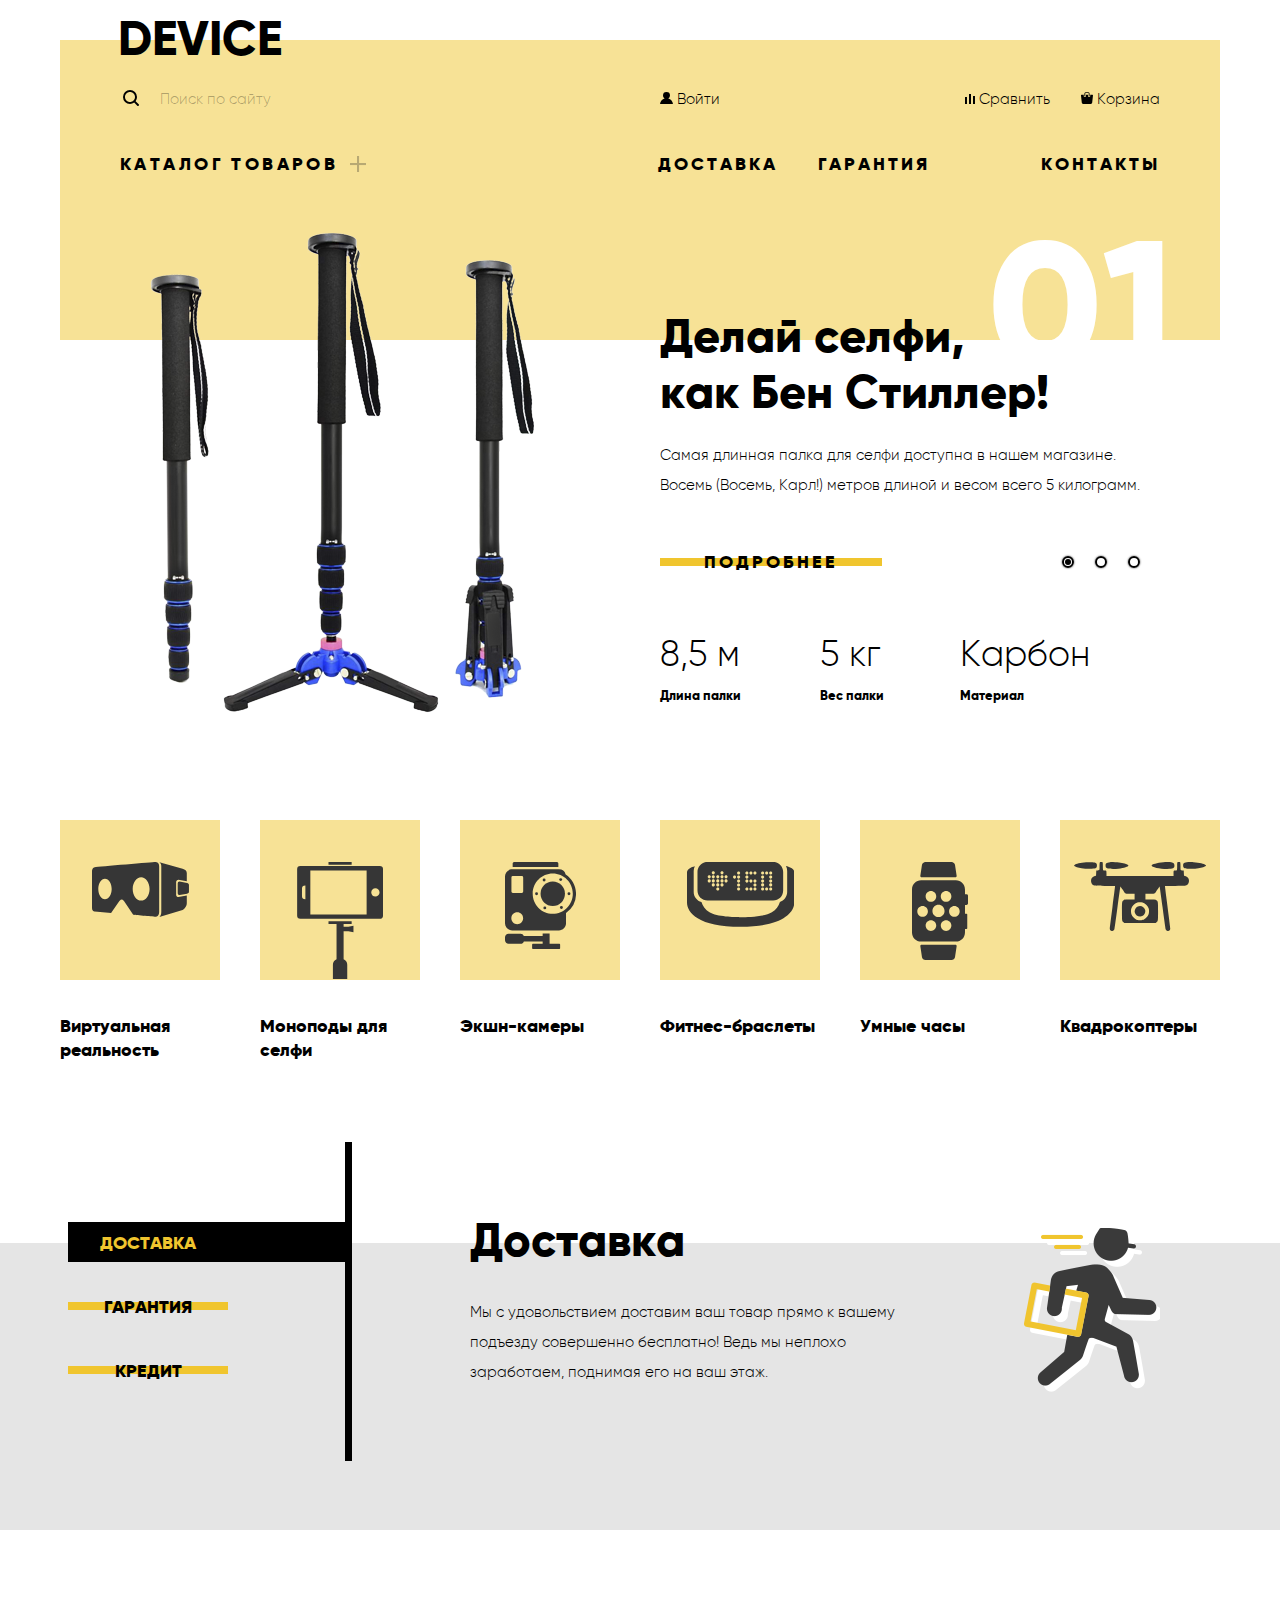
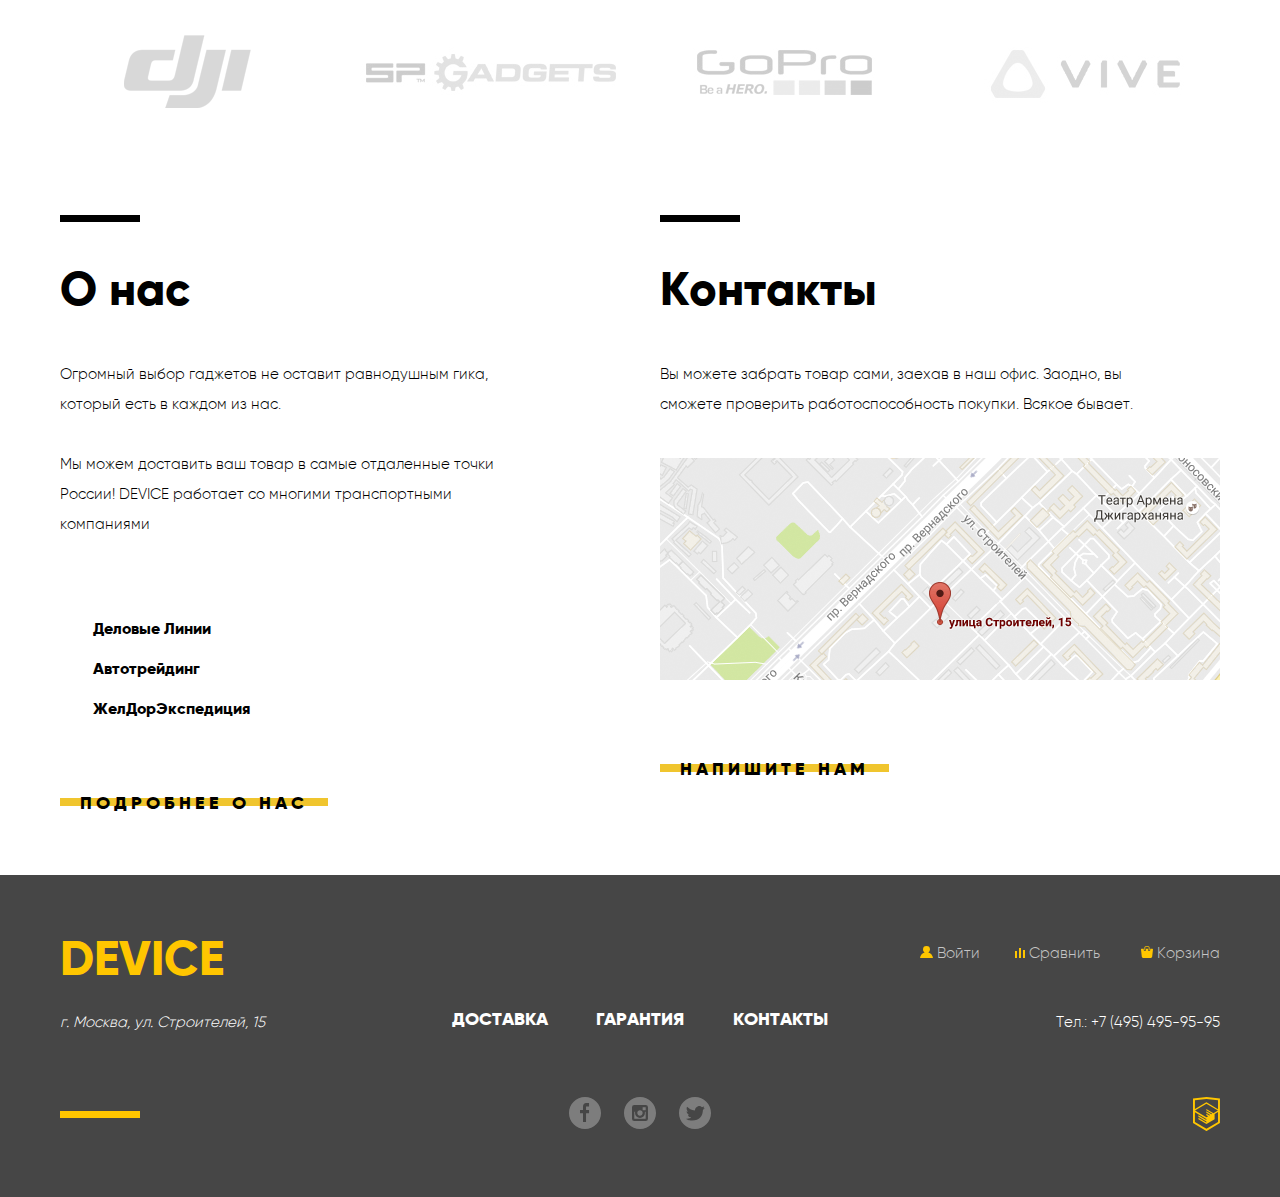
<file: index.html>
<!DOCTYPE html>
<html lang="ru">
  <head>
    <meta charset="utf-8">
    <link rel="stylesheet" type="text/css" href="css/min-normalize.css">
    <link rel="stylesheet" type="text/css" href="css/min-styles.css">
    <title>HTML Academy: Device</title>
  </head>
  <body>
    <div class="content">
      <header class="header">
        <nav class="navigation">
          <a class="header-logo" aria-label="На главную">device</a>
          <ul class="site-navigation-menu">
            <li class="header-search">
              <svg xmlns="http://www.w3.org/2000/svg" width="16" height="16">
                <path d="M15.7 14.3l-3.104-3.104A6.979 6.979 0 0 0 14 7a7 7 0 1 0-7 7 6.963 6.963 0 0 0 4.193-1.404L14.3 15.7c.185.184.38.3.7.3a1 1 0 0 0 1-1 .93.93 0 0 0-.3-.7zM2 7c0-2.762 2.238-5 5-5s5 2.238 5 5-2.238 5-5 5-5-2.238-5-5z"/>
              </svg>
              <input type="search" id="site-search" name="search" value="Поиск по сайту" aria-label="Поиск по сайту" tabindex="-1">
              <a href="#" class="header-navigation-search" aria-label="Найти">Найти</a>
            </li>
            <li class="navigation-menu navigation-menu-ligin">
              <a href="#" class="navigation-menu-ico" aria-label="Войти">
              <svg xmlns="http://www.w3.org/2000/svg" width="13" height="12">
                <path fill="#272525" d="M.032 12h12.937c-.163-2.643-2.074-4.837-4.671-5.543a3.47 3.47 0 0 0 1.687-2.972 3.485 3.485 0 0 0-6.97 0c0 1.264.68 2.361 1.688 2.972C2.106 7.163.194 9.357.032 12z"/>
              </svg>
              Войти
              </a>
            </li>
            <li class="navigation-menu">
              <a href="#" class="navigation-menu-ico" aria-label="Сравнить">
                <svg xmlns="http://www.w3.org/2000/svg" width="10" height="10">
                  <path d="M8 2h1.984v8H8zM0 3h1.984v7H0zM4 0h2v10H4z"/>
                </svg>
                Сравнить
              </a>
            </li>
            <li class="navigation-menu">
              <a href="#" class="navigation-menu-ico" aria-label="Корзина">
                <svg xmlns="http://www.w3.org/2000/svg" width="12" height="12">
                  <path d="M11.864 3.017a.429.429 0 0 0-.327-.154H9.225V4.09c0 .563-.484 1.022-1.08 1.022-.594 0-1.078-.458-1.078-1.022V2.863H4.909V4.09c0 .563-.485 1.022-1.08 1.022-.595 0-1.078-.458-1.078-1.022V2.863H.438a.43.43 0 0 0-.327.154.472.472 0 0 0-.108.358l.776 7.134c.015.806.642 1.455 1.411 1.455h7.595c.77 0 1.396-.649 1.411-1.455l.776-7.134a.476.476 0 0 0-.108-.358z"/><path d="M3.829 4.499c.239 0 .433-.184.433-.409V1.84c0-.632.672-1.022 1.295-1.022h1.079c.655 0 1.078.401 1.078 1.022v2.25c0 .225.194.409.431.409.239 0 .433-.184.433-.409V1.84C8.577.773 7.761 0 6.636 0H5.557c-1.19 0-2.159.826-2.159 1.84v2.25c0 .225.194.409.431.409z"/>
                </svg>
              Корзина
              </a>
            </li>
          </ul>
          <ul class="site-navigation-catalog">
            <li class="navigation-catalog-open"><a href="catalog.html" aria-label="Каталог товаров" style="letter-spacing: 0.19em;">Каталог товаров</a>
              <ul class="site-navigation-list">
                <li><a href="#" aria-label="Виртуальная реальность">Виртуальная реальность</a></li>
                <li><a href="catalog.html" aria-label="Моноподы для селфи">Моноподы для селфи</a></li>
                <li><a href="#" aria-label="Экшн-камеры">Экшн-камеры</a></li>
                <li><a href="#" aria-label="Фитнес-браслеты">Фитнес-браслеты</a></li>
                <li><a href="#" aria-label="Умные часы">Умные часы</a></li>
                <li><a href="#" aria-label="Квадрокоптеры">Квадрокоптеры</a></li>
              </ul>
            </li>
            <li class="navigation-catalog-delivery"><a href="#" aria-label="Доставка">Доставка</a></li>
            <li class="navigation-catalog-guarantee"><a href="#" aria-label="Гарантия">Гарантия</a></li>
            <li class="navigation-catalog-contacts"><a href="#" aria-label="Контакты">Контакты</a></li>
          </ul>
        </nav>
      </header>

      <main class="main-catalog">
        <article class="main-sidebar">
          <h1 class="visually-hidden">Магазин техники Device</h1>
            <div class="slider">
              <div class="main-intro main-bt1">
                <h2 class="visually-hidden">Селфи палка</h2>
                <div class="main-photo">
                  <img src="img/slider-1.png" alt="Селфи палка" width="384" height="486">
                </div>
                <div class="main-content main-content-one">
                  <div class="main-ligo">
                    <h3>Делай селфи, <br> как Бен Стиллер!</h3>
                    <p>Самая длинная палка для селфи доступна в нашем магазине.
                    Восемь (Восемь, Карл!) метров длиной и весом всего 5 килограмм.
                    </p>
                  </div>
                  <div class="main-btn">
                    <a href="#" aria-label="Подробнее">Подробнее</a>
                  </div>
                  <div class="main-info">
                    <ul>
                      <li>8,5 м</li>
                      <li>Длина палки</li>
                    </ul>
                    <ul>
                      <li>5 кг</li>
                      <li>Вес палки</li>
                    </ul>
                    <ul>
                      <li>Карбон</li>
                      <li>Материал</li>
                    </ul>
                  </div>
                </div>
              </div>
              <div class="main-intro main-bt2 display">
                <h2 class="visually-hidden">Фитнес-браслет</h2>
                <div class="main-photo">
                  <img src="img/slider-2.png" alt="Фитнес-браслет" width="345" height="485">
                </div>
                <div class="main-content  main-content-two">
                  <div class="main-ligo">
                    <h3>Худеем правильно!</h3>
                    <p>Мотивирующие фитнес-браслеты помогут найти в себе силы
                        не пропускать занятия и соблюдать диету.
                    </p>
                  </div>
                  <div class="main-btn">
                    <a href="#" aria-label="Подробнее">Подробнее</a>
                  </div>
                  <div class="main-info">
                    <ul>
                      <li>48 часов</li>
                      <li>Без подзарядки</li>
                    </ul>
                  </div>
                </div>
              </div>
              <div class="main-intro main-bt3 display">
                <h2 class="visually-hidden">Квадрокоптер</h2>
                <div class="main-photo main-photo-quadrocopter">
                  <img src="img/slider-3.png" alt="Квадрокоптер" width="526" height="334">
                </div>
                <div class="main-content main-content-three">
                  <div class="main-ligo">
                    <h3>Порхает как бабочка, жалит как пчела!</h3>
                    <p>Этот обычный, на первый взгляд, квадрокоптер оснащен
                      мощным лазером, замаскированным под стандартную камеру.
                    </p>
                  </div>
                  <div class="main-btn">
                    <a href="#" aria-label="Подробнее">Подробнее</a>
                  </div>
                  <div class="main-info">
                    <ul>
                      <li>800 м</li>
                      <li>Дальность полета</li>
                    </ul>
                    <ul>
                      <li>50 м</li>
                      <li>Радиус поражения</li>
                    </ul>
                  </div>
                </div>
              </div>
            </div>
            <div class="main-check">
              <span class="bt1"><a class="btt1 checkbt" href="#"></a></span>
              <span class="bt2"><a class="btt2 checkbt display" href="#"></a></span>
              <span class="bt3"><a class="btt3 checkbt display" href="#"></a></span>
            </div>
        </article>
        <section class="main-ico">
          <h2 class="visually-hidden">Популярные товары</h2>
          <div class="main-goods">
            <a class="main-goods-a" href="#" aria-label="Виртуальная реальность">
              <div class="main-goods-img">
                <svg xmlns="http://www.w3.org/2000/svg" width="97" height="55"><g fill="#363636"><path d="M84.131 32.639V20.003c0-1.309 1.045-2.37 2.335-2.37l8.326 1.581V11.02c0-2.355-1.708-3.431-4.202-4.265L67.403.175c1.616 1.391 1.889 2.04 1.889 4.396V49.78c0 2.356-.45 4.066-1.967 5.21l23.265-7.065c2.401-.833 4.202-4.216 4.202-6.572V33.44l-8.326 1.567c-1.29.002-2.335-1.06-2.335-2.368z"/><path d="M95.129 20.979l-7.598-1.444c-1.008 0-1.824.829-1.824 1.851v9.868c0 1.023.816 1.852 1.824 1.852l7.598-1.431c1.154-.419 1.824-.829 1.824-1.852V22.83c0-1.022-.766-1.507-1.824-1.851zM67.17 4.483c0-5.08-4.232-4.459-4.232-4.459S5.832 4.738 2.838 5.145.001 9.532.001 9.532L0 45.812c0 3.743 2.599 3.753 2.599 3.753l16.477 1.403L27.212 39.3s1.109-1.828 2.505-1.828c1.397 0 2.432 1.861 2.432 1.861l9.061 13.521s18.895 1.909 22.521 1.909c3.626-.001 3.439-5.024 3.439-5.024V4.483zM12.982 37.192c-3.698 0-6.696-4.601-6.696-10.275s2.998-10.275 6.696-10.275c3.698 0 6.696 4.601 6.696 10.275s-2.998 10.275-6.696 10.275zm36.158 1.426c-4.662 0-8.441-5.239-8.441-11.701 0-6.463 3.78-11.702 8.441-11.702 4.662 0 8.442 5.239 8.442 11.702 0 6.462-3.78 11.701-8.442 11.701z"/></g></svg>
              </div>
              <span>Виртуальная реальность</span>
            </a>
          </div>
          <div class="main-goods">
            <a href="#" class="main-goods-a" aria-label="Моноподы для селфи">
              <div class="main-goods-img">
                <svg xmlns="http://www.w3.org/2000/svg" width="86" height="117"><g fill="#363636"><path d="M82.821 4.011H3.33A3.188 3.188 0 0 0 .142 7.199v46.413a3.187 3.187 0 0 0 3.188 3.189h79.492a3.188 3.188 0 0 0 3.189-3.189V7.199a3.189 3.189 0 0 0-3.19-3.188zM8.392 37.236h-.226a3.19 3.19 0 0 1-3.189-3.189v-7.283a3.188 3.188 0 0 1 3.189-3.188h.226v13.66zm61.231 15.172H13.341V8.402h56.282v44.006zM78.4 34.552c-2.289 0-4.146-1.855-4.146-4.147s1.856-4.147 4.146-4.147a4.146 4.146 0 1 1 0 8.294zM31.497 0h23.157v2.758H31.497zM46.608 64.861v-2.973h8.046V59.13H31.498v2.758h8.045v35.246a6.068 6.068 0 0 0-3.635 5.559V117h14.335v-14.307a6.062 6.062 0 0 0-3.636-5.557v-27.99h4.796l5.051 1.213v-6.711l-5.051 1.213h-4.795z"/></g></svg>
              </div>
              <span>Моноподы для селфи</span>
            </a>
          </div>
          <div class="main-goods">
            <a href="#" class="main-goods-a" aria-label="Моноподы для селфи">
              <div class="main-goods-img">
                <svg xmlns="http://www.w3.org/2000/svg" width="71" height="87"><g fill="#363636"><path d="M53.349 1.49c0-.736-.578-1.49-1.311-1.49H9.053C8.32 0 7.672.754 7.672 1.49v3.522h45.676V1.49zM54.202 81.809h-9.597V71.426h-6.958v2.507H18.774c-.537-1.254-1.757-2.148-3.181-2.148H3.559C1.642 71.784 0 73.387 0 75.311v3.018c0 1.924 1.642 3.48 3.559 3.48h12.035c1.511 0 2.792-.896 3.269-2.326h18.785v2.326H28.13c-.533 0-1.01.437-1.01.972v3.172c0 .535.478 1.048 1.01 1.048h26.072c.533 0 .93-.513.93-1.048V82.78c0-.535-.397-.971-.93-.971zM60.666 12.39a7.037 7.037 0 0 0-6.771-5.05H7.148C3.25 7.34 0 10.449 0 14.361v46.9c0 3.912 3.25 7.121 7.148 7.121h46.747c3.898 0 7.126-3.209 7.126-7.121V50.915a23.228 23.228 0 0 0 10.001-19.164c-.001-8.079-4.132-15.181-10.356-19.361zM12.238 62.151c-3.259 0-5.901-2.65-5.901-5.921 0-3.27 2.642-5.922 5.901-5.922s5.902 2.652 5.902 5.922c0 3.271-2.643 5.921-5.902 5.921zm5.961-32.605a1.42 1.42 0 0 1-1.418 1.422h-8.94a1.42 1.42 0 0 1-1.418-1.422v-14.16a1.42 1.42 0 0 1 1.418-1.423h8.939a1.42 1.42 0 0 1 1.418 1.423v14.16zm29.563 22.312c-11.076 0-20.057-9.01-20.057-20.123s8.98-20.124 20.057-20.124c11.077 0 20.058 9.01 20.058 20.124s-8.981 20.123-20.058 20.123z"/><ellipse cx="47.762" cy="31.735" rx="12.188" ry="12.229"/><circle cx="31.562" cy="31.736" r="1.435"/><circle cx="63.963" cy="31.736" r="1.435"/><circle cx="39.109" cy="17.994" r="1.435"/><ellipse cx="56.415" cy="45.476" rx="1.43" ry="1.436"/><circle cx="55.697" cy="17.565" r="1.435"/><circle cx="39.828" cy="45.906" r="1.435"/></g></svg>
              </div>
              <span>Экшн-камеры</span>
            </a>
          </div>
          <div class="main-goods">
            <a href="#" class="main-goods-a" aria-label="Фитнес-браслеты">
              <div class="main-goods-img">
                <svg xmlns="http://www.w3.org/2000/svg" width="107" height="65"><g fill="#363636"><path d="M98.967,4.074c0.752,1.441,1.209,3.08,1.209,4.818v21.102c0,4.616-3.092,8.527-7.246,9.9 c-1.325,3.987-3.778,7.854-8.051,10.432c-8.676,5.231-31.124,4.837-31.198,4.837c-0.078,0-22.513,0.395-31.189-4.837 c-4.216-2.545-6.708-6.347-8.042-10.279c-4.418-1.209-7.756-5.251-7.756-10.053V8.893c0-1.688,0.427-3.282,1.139-4.693 C4.17,5.109,0,6.918,0,10.434c0,6.243,0,25.687,0,29.983C0,50.668,11.839,64.85,53.657,64.85c41.82,0,53.657-14.182,53.657-24.433 c0-4.296,0-23.74,0-29.983C107.313,6.75,102.738,4.94,98.967,4.074z"/><path d="M20.561,38.459h65.523c5.564,0,10.074-4.513,10.074-10.077V9.935c0-5.563-4.51-10.075-10.074-10.075H20.561 c-5.564,0-10.075,4.511-10.075,10.075v18.447C10.486,33.946,14.997,38.459,20.561,38.459z M83.695,9.468 c0.867,0,1.569,0.703,1.569,1.57c0,0.866-0.702,1.569-1.569,1.569s-1.568-0.703-1.568-1.569 C82.127,10.17,82.828,9.468,83.695,9.468z M83.695,13.507c0.867,0,1.569,0.703,1.569,1.568c0,0.867-0.702,1.569-1.569,1.569 s-1.568-0.702-1.568-1.569C82.127,14.21,82.828,13.507,83.695,13.507z M83.695,17.546c0.867,0,1.569,0.702,1.569,1.569 c0,0.866-0.702,1.569-1.569,1.569s-1.568-0.703-1.568-1.569C82.127,18.248,82.828,17.546,83.695,17.546z M83.695,21.373 c0.867,0,1.569,0.704,1.569,1.569c0,0.867-0.702,1.568-1.569,1.568s-1.568-0.701-1.568-1.568 C82.127,22.076,82.828,21.373,83.695,21.373z M83.695,25.412c0.867,0,1.569,0.702,1.569,1.569c0,0.865-0.702,1.568-1.569,1.568 s-1.568-0.704-1.568-1.568C82.127,26.114,82.828,25.412,83.695,25.412z M79.656,9.468c0.867,0,1.568,0.703,1.568,1.57 c0,0.866-0.701,1.569-1.568,1.569c-0.865,0-1.568-0.703-1.568-1.569C78.088,10.17,78.791,9.468,79.656,9.468z M79.656,25.412 c0.867,0,1.568,0.702,1.568,1.569c0,0.865-0.701,1.568-1.568,1.568c-0.865,0-1.568-0.704-1.568-1.568 C78.088,26.114,78.791,25.412,79.656,25.412z M75.619,9.468c0.865,0,1.568,0.703,1.568,1.57c0,0.866-0.703,1.569-1.568,1.569 c-0.867,0-1.569-0.703-1.569-1.569C74.05,10.17,74.752,9.468,75.619,9.468z M75.619,13.507c0.865,0,1.568,0.703,1.568,1.568 c0,0.867-0.703,1.569-1.568,1.569c-0.867,0-1.569-0.702-1.569-1.569C74.05,14.21,74.752,13.507,75.619,13.507z M75.619,17.546 c0.865,0,1.568,0.702,1.568,1.569c0,0.866-0.703,1.569-1.568,1.569c-0.867,0-1.569-0.703-1.569-1.569 C74.05,18.248,74.752,17.546,75.619,17.546z M75.619,21.373c0.865,0,1.568,0.704,1.568,1.569c0,0.867-0.703,1.568-1.568,1.568 c-0.867,0-1.569-0.701-1.569-1.568C74.05,22.076,74.752,21.373,75.619,21.373z M75.619,25.412c0.865,0,1.568,0.702,1.568,1.569 c0,0.865-0.703,1.568-1.568,1.568c-0.867,0-1.569-0.704-1.569-1.568C74.05,26.114,74.752,25.412,75.619,25.412z M67.965,9.468 c0.867,0,1.568,0.703,1.568,1.57c0,0.866-0.701,1.569-1.568,1.569s-1.568-0.703-1.568-1.569C66.396,10.17,67.1,9.468,67.965,9.468z M67.965,17.546c0.867,0,1.568,0.702,1.568,1.569c0,0.866-0.701,1.569-1.568,1.569s-1.568-0.703-1.568-1.569 C66.396,18.248,67.1,17.546,67.965,17.546z M67.965,21.427c0.867,0,1.568,0.701,1.568,1.568c0,0.865-0.701,1.569-1.568,1.569 s-1.568-0.704-1.568-1.569C66.396,22.128,67.1,21.427,67.965,21.427z M67.965,25.412c0.867,0,1.568,0.702,1.568,1.569 c0,0.865-0.701,1.568-1.568,1.568s-1.568-0.704-1.568-1.568C66.396,26.114,67.1,25.412,67.965,25.412z M63.926,9.468 c0.867,0,1.57,0.703,1.57,1.57c0,0.866-0.703,1.569-1.57,1.569c-0.865,0-1.569-0.703-1.569-1.569 C62.356,10.17,63.061,9.468,63.926,9.468z M63.926,17.546c0.867,0,1.57,0.702,1.57,1.569c0,0.866-0.703,1.569-1.57,1.569 c-0.865,0-1.569-0.703-1.569-1.569C62.356,18.248,63.061,17.546,63.926,17.546z M63.926,25.412c0.867,0,1.57,0.702,1.57,1.569 c0,0.865-0.703,1.568-1.57,1.568c-0.865,0-1.569-0.704-1.569-1.568C62.356,26.114,63.061,25.412,63.926,25.412z M59.888,9.468 c0.865,0,1.569,0.703,1.569,1.57c0,0.866-0.704,1.569-1.569,1.569c-0.867,0-1.568-0.703-1.568-1.569 C58.319,10.17,59.021,9.468,59.888,9.468z M59.888,13.507c0.865,0,1.569,0.703,1.569,1.568c0,0.867-0.704,1.569-1.569,1.569 c-0.867,0-1.568-0.702-1.568-1.569C58.319,14.21,59.021,13.507,59.888,13.507z M59.888,17.546c0.865,0,1.569,0.702,1.569,1.569 c0,0.866-0.704,1.569-1.569,1.569c-0.867,0-1.568-0.703-1.568-1.569C58.319,18.248,59.021,17.546,59.888,17.546z M59.888,25.412 c0.865,0,1.569,0.702,1.569,1.569c0,0.865-0.704,1.568-1.569,1.568c-0.867,0-1.568-0.704-1.568-1.568 C58.319,26.114,59.021,25.412,59.888,25.412z M51.598,9.468c0.867,0,1.569,0.703,1.569,1.57c0,0.866-0.702,1.569-1.569,1.569 c-0.867,0-1.568-0.703-1.568-1.569C50.029,10.17,50.731,9.468,51.598,9.468z M51.598,13.507c0.867,0,1.569,0.703,1.569,1.568 c0,0.867-0.702,1.569-1.569,1.569c-0.867,0-1.568-0.702-1.568-1.569C50.029,14.21,50.731,13.507,51.598,13.507z M51.598,17.546 c0.867,0,1.569,0.702,1.569,1.569c0,0.866-0.702,1.569-1.569,1.569c-0.867,0-1.568-0.703-1.568-1.569 C50.029,18.248,50.731,17.546,51.598,17.546z M51.598,21.427c0.867,0,1.569,0.701,1.569,1.568c0,0.865-0.702,1.569-1.569,1.569 c-0.867,0-1.568-0.704-1.568-1.569C50.029,22.128,50.731,21.427,51.598,21.427z M51.598,25.412c0.867,0,1.569,0.702,1.569,1.569 c0,0.865-0.702,1.568-1.569,1.568c-0.867,0-1.568-0.704-1.568-1.568C50.029,26.114,50.731,25.412,51.598,25.412z M47.559,13.507 c0.867,0,1.568,0.703,1.568,1.568c0,0.867-0.701,1.569-1.568,1.569s-1.569-0.702-1.569-1.569 C45.99,14.21,46.691,13.507,47.559,13.507z M39.057,13.295c0.865,0,1.569,0.703,1.569,1.568c0,0.867-0.704,1.569-1.569,1.569 c-0.867,0-1.571-0.703-1.571-1.569C37.486,13.998,38.189,13.295,39.057,13.295z M39.057,17.333c0.865,0,1.569,0.703,1.569,1.57 c0,0.866-0.704,1.57-1.569,1.57c-0.867,0-1.571-0.704-1.571-1.57C37.486,18.036,38.189,17.333,39.057,17.333z M35.018,9.255 c0.865,0,1.568,0.703,1.568,1.57c0,0.866-0.704,1.568-1.568,1.568c-0.867,0-1.569-0.703-1.569-1.568 C33.449,9.958,34.15,9.255,35.018,9.255z M35.018,13.295c0.865,0,1.568,0.703,1.568,1.568c0,0.867-0.704,1.569-1.568,1.569 c-0.867,0-1.569-0.703-1.569-1.569C33.449,13.998,34.15,13.295,35.018,13.295z M35.018,17.333c0.865,0,1.568,0.703,1.568,1.57 c0,0.866-0.704,1.57-1.568,1.57c-0.867,0-1.569-0.704-1.569-1.57C33.449,18.036,34.15,17.333,35.018,17.333z M35.018,21.373 c0.865,0,1.568,0.704,1.568,1.569c0,0.867-0.704,1.568-1.568,1.568c-0.867,0-1.569-0.701-1.569-1.568 C33.449,22.076,34.15,21.373,35.018,21.373z M30.764,13.295c0.867,0,1.569,0.703,1.569,1.568c0,0.867-0.702,1.569-1.569,1.569 c-0.867,0-1.568-0.703-1.568-1.569C29.196,13.998,29.897,13.295,30.764,13.295z M30.764,17.333c0.867,0,1.569,0.703,1.569,1.57 c0,0.866-0.702,1.57-1.569,1.57c-0.867,0-1.568-0.704-1.568-1.57C29.196,18.036,29.897,17.333,30.764,17.333z M30.764,21.373 c0.867,0,1.569,0.704,1.569,1.569c0,0.867-0.702,1.568-1.569,1.568c-0.867,0-1.568-0.701-1.568-1.568 C29.196,22.076,29.897,21.373,30.764,21.373z M30.764,25.412c0.867,0,1.569,0.702,1.569,1.569c0,0.865-0.702,1.568-1.569,1.568 c-0.867,0-1.568-0.704-1.568-1.568C29.196,26.114,29.897,25.412,30.764,25.412z M26.3,9.255c0.867,0,1.571,0.703,1.571,1.57 c0,0.866-0.704,1.568-1.571,1.568c-0.865,0-1.569-0.703-1.569-1.568C24.731,9.958,25.435,9.255,26.3,9.255z M26.3,13.295 c0.867,0,1.571,0.703,1.571,1.568c0,0.867-0.704,1.569-1.571,1.569c-0.865,0-1.569-0.703-1.569-1.569 C24.731,13.998,25.435,13.295,26.3,13.295z M26.3,17.333c0.867,0,1.571,0.703,1.571,1.57c0,0.866-0.704,1.57-1.571,1.57 c-0.865,0-1.569-0.704-1.569-1.57C24.731,18.036,25.435,17.333,26.3,17.333z M26.3,21.373c0.867,0,1.571,0.704,1.571,1.569 c0,0.867-0.704,1.568-1.571,1.568c-0.865,0-1.569-0.701-1.569-1.568C24.731,22.076,25.435,21.373,26.3,21.373z M22.263,13.295 c0.865,0,1.569,0.703,1.569,1.568c0,0.867-0.704,1.569-1.569,1.569c-0.867,0-1.569-0.703-1.569-1.569 C20.694,13.998,21.396,13.295,22.263,13.295z M22.263,17.333c0.865,0,1.569,0.703,1.569,1.57c0,0.866-0.704,1.57-1.569,1.57 c-0.867,0-1.569-0.704-1.569-1.57C20.694,18.036,21.396,17.333,22.263,17.333z"/></g></svg>
              </div>
              <span>Фитнес-браслеты</span>
            </a>
          </div>
          <div class="main-goods">
            <a href="#" class="main-goods-a" aria-label="Умные часы">
              <div class="main-goods-img">
                <svg xmlns="http://www.w3.org/2000/svg" width="56" height="98"><g fill="#363636"><path d="M54.494 32.197h-1.515v-4.64c0-5.052-4.087-9.186-9.082-9.186H9.082C4.086 18.372 0 22.505 0 27.557v42.868c0 5.052 4.087 9.185 9.083 9.185h34.815c4.995 0 9.082-4.133 9.082-9.185V67.01h1.515a.764.764 0 0 0 .757-.764V52.467a.765.765 0 0 0-.757-.766H52.98v-8.788h1.515c.832 0 1.514-.688 1.514-1.531v-7.654a1.529 1.529 0 0 0-1.515-1.531zm-20.412-3.109c2.926 0 5.299 2.398 5.299 5.358s-2.373 5.358-5.299 5.358-5.298-2.398-5.298-5.358 2.372-5.358 5.298-5.358zm-15.137 0c2.925 0 5.298 2.398 5.298 5.358s-2.373 5.358-5.298 5.358c-2.926 0-5.298-2.398-5.298-5.358s2.372-5.358 5.298-5.358zM5.297 49.397c0-2.959 2.371-5.358 5.298-5.358 2.926 0 5.298 2.399 5.298 5.358 0 2.959-2.373 5.358-5.298 5.358-2.927.001-5.298-2.399-5.298-5.358zm13.648 19.497c-2.926 0-5.298-2.398-5.298-5.358s2.372-5.358 5.298-5.358c2.925 0 5.298 2.398 5.298 5.358s-2.373 5.358-5.298 5.358zm1.49-19.903c0-3.382 2.711-6.124 6.055-6.124s6.055 2.742 6.055 6.124-2.711 6.124-6.055 6.124c-3.344-.001-6.055-2.742-6.055-6.124zm13.647 19.903c-2.926 0-5.298-2.398-5.298-5.358s2.372-5.358 5.298-5.358 5.299 2.398 5.299 5.358-2.373 5.358-5.299 5.358zm8.302-14.138c-2.927 0-5.298-2.399-5.298-5.358 0-2.959 2.371-5.358 5.298-5.358 2.926 0 5.298 2.399 5.298 5.358 0 2.958-2.372 5.358-5.298 5.358zM9.646 15.31h33.687c.843 0 1.432-.681 1.306-1.514L43.023 3.028l-.002-.002C42.771 1.362 41.189 0 39.506 0H13.474c-1.686 0-3.268 1.362-3.517 3.028L8.342 13.795c-.125.833.461 1.515 1.304 1.515zM43.333 82.671H9.646c-.843 0-1.429.683-1.304 1.516l1.615 10.767c.25 1.666 1.832 3.028 3.516 3.028h26.032c1.684 0 3.266-1.362 3.517-3.026v-.002l1.615-10.767c.128-.833-.461-1.516-1.304-1.516z"/></g></svg>
              </div>
              <span>Умные часы</span>
            </a>
          </div>
          <div class="main-goods">
            <a href="#" class="main-goods-a" aria-label="Квадрокоптеры">
              <div class="main-goods-img">
                <svg xmlns="http://www.w3.org/2000/svg" width="132" height="69"><g fill="#363636"><path d="M12.052.258C6.507.745 1.838 1.85.575 2.93c-.722.616-.722.616-.232 1.156.644.72 3.713 1.645 7.247 2.237 3.998.668 12.51.693 13.724.051 1.211-.668 1.624-1.414 1.624-2.981 0-1.619-.62-2.416-2.218-2.853C19.274.154 14.94 0 12.052.258zM25.774.488c-.129.283-.258 2.108-.258 4.112 0 4.061.155 3.778-2.192 3.933l-1.03.077-.13 2.545-.129 2.544-1.186.283c-2.58.668-4 2.595-3.792 5.294.128 1.927 1.03 3.341 2.579 4.087 1.109.513 1.47.538 11.246.538 5.545 0 10.137.079 10.188.18.051.13-1.11 9.408-2.58 20.64-1.444 11.23-2.682 20.997-2.708 21.666-.051 1.617.826 2.62 2.348 2.62 1.237 0 2.012-.64 2.321-1.9.13-.514 1.496-10.334 3.018-21.822 1.522-11.463 2.863-20.869 2.94-20.869.104 0 1.084 1.413 2.193 3.136 2.94 4.626 2.399 4.317 7.635 4.317h4.359v5.63l-5.133.077c-4.72.077-5.21.127-5.881.615-1.573 1.157-1.625 1.415-1.625 10.977 0 9.534.026 9.792 1.522 11.05l.851.695H81.695l.851-.696c1.496-1.257 1.52-1.515 1.52-11.05 0-9.56-.05-9.819-1.622-10.976-.671-.488-1.161-.538-5.882-.615l-5.132-.077v-5.63h4.36c5.234 0 4.693.309 7.633-4.317 1.11-1.723 2.09-3.136 2.194-3.136.076 0 1.418 9.406 2.94 20.869 1.522 11.488 2.889 21.308 3.018 21.821.31 1.26 1.082 1.902 2.321 1.902 1.521 0 2.4-1.004 2.347-2.621-.026-.67-1.264-10.436-2.71-21.666-1.468-11.232-2.63-20.51-2.577-20.64.05-.101 4.641-.18 10.19-.18 9.774 0 10.135-.025 11.243-.538 1.548-.746 2.45-2.16 2.58-4.087.206-2.699-1.212-4.626-3.792-5.294l-1.187-.283-.127-2.544-.13-2.545-1.031-.077c-2.347-.155-2.194.128-2.194-3.933 0-2.004-.128-3.829-.257-4.112-.206-.36-.543-.488-1.367-.488-.619 0-1.238.128-1.42.309-.206.205-.31 1.465-.31 3.932 0 2.467-.102 3.727-.309 3.932-.18.18-.901.308-1.65.308-1.625 0-1.65.052-1.65 3.11v2.287H32.48v-2.287c0-3.058-.024-3.11-1.65-3.11-.748 0-1.47-.129-1.65-.308-.207-.205-.31-1.465-.31-3.932 0-2.467-.103-3.727-.31-3.932-.18-.18-.8-.309-1.418-.309-.825 0-1.16.128-1.368.488zm42.843 40.12c2.889.899 5.392 3.393 6.166 6.168.439 1.543.31 4.216-.284 5.784-.696 1.875-2.685 4.01-4.565 4.935-1.29.642-1.754.719-3.921.719s-2.631-.077-3.92-.719c-1.885-.926-3.87-3.06-4.567-4.935-.592-1.568-.722-4.24-.283-5.784.748-2.723 3.25-5.27 6.061-6.168 2.012-.642 3.3-.642 5.313 0z"/><path d="M63.794 44.438c-2.037.925-3.507 3.649-3.069 5.73.774 3.677 4.823 5.553 7.996 3.702 1.985-1.158 2.99-3.547 2.45-5.783-.568-2.39-2.734-4.138-5.158-4.138-.646 0-1.626.232-2.22.489zM36.092.154c-3.92.668-4.513 1.131-4.513 3.444 0 1.825.463 2.416 2.268 2.956 1.55.462 7.172.514 10.5.128 6.86-.822 11.321-2.544 9.698-3.752-1.265-.9-4.902-1.876-9.054-2.39-2.475-.308-7.996-.54-8.9-.386zM89.484.258C83.165.848 77.62 2.339 77.62 3.444c0 1.722 7.84 3.47 15.63 3.495 5.804 0 7.196-.642 7.196-3.34 0-1.825-.619-2.622-2.373-3.085C96.423.103 92.398 0 89.484.258zM112.776.283c-1.78.231-3.018.77-3.43 1.491-.387.77-.31 2.904.154 3.572.928 1.31 1.652 1.465 7.068 1.465 3.661 0 5.802-.129 7.867-.488 3.534-.592 6.603-1.517 7.248-2.237.49-.54.49-.54-.233-1.156-1.34-1.13-5.958-2.185-11.916-2.672-3.481-.283-4.488-.283-6.758.025z"/></g></svg>
              </div>
              <span>Квадрокоптеры</span>
            </a>
          </div>
        </section>
        <section class="main-delivery">
          <div class="delivery-menu">
            <h2 class="visually-hidden">Меню</h2>
            <ul>
              <li><a class="delivery-menu-btn1 delivery-menu-active" aria-label="Доставка">Доставка</a></li>
              <li><a class="delivery-menu-btn2" href="#" aria-label="Гарантия">Гарантия</a></li>
              <li><a class="delivery-menu-btn3" href="#" aria-label="Кредит">Кредит</a></li>
            </ul>
          </div>
          <div class="delivery-menu-item">
            <div class="main-deliverys">
              <h2 class="visually-hidden">Доставка</h2>
              <div class="delivery-info">
                <h3>Доставка</h3>
                <p>Мы с удовольствием доставим ваш товар прямо к вашему подъезду совершенно бесплатно! Ведь мы неплохо заработаем, поднимая его на ваш этаж.</p>
              </div>
              <div class="delivery-img">
                <img src="img/delivery.png" alt="фон">
              </div>
            </div>
            <div class="main-guarantee display">
              <h2 class="visually-hidden">Гарантия</h2>
              <div class="guarantee-info">
                <h3>Гарантия</h3>
                <p>Если из-за возгорания купленного у нас товара у вас сгорит дом — не переживайте, мы выдадим вам новый. Товар, не дом, конечно же.</p>
              </div>
              <div class="guarantee-img">
                <img src="img/warranty.png" alt="фон">
              </div>
            </div>
            <div class="main-credit display">
              <h2 class="visually-hidden">Кредит</h2>
              <div class="credit-info">
                <h3>Кредит</h3>
                <p>Если из-за возгорания купленного у нас товара у вас сгорит дом — не переживайте, мы выдадим вам новый. Товар, не дом, конечно же.</p>
              </div>
              <div class="credit-img">
                <img src="img/credit.png" alt="фон">
              </div>
            </div>

          </div>
        </section>
        <section class="manufacturer">
          <h2 class="visually-hidden">Производители</h2>
           <div class="manufacturer-item">
               <h3 class="visually-hidden">Dji</h3>
           </div>
           <div class="manufacturer-item">
               <h3 class="visually-hidden">SP</h3>
           </div>
           <div class="manufacturer-item">
               <h3 class="visually-hidden">GoPro</h3>
           </div>
           <div class="manufacturer-item">
               <h3 class="visually-hidden">VIVE</h3>
           </div>
        </section>
        <section class="contact">
          <div class="contact-about">
            <h2>О нас</h2>
            <p>Огромный выбор гаджетов не оставит равнодушным гика, который есть в каждом из нас.</p>
            <p>Мы можем доставить ваш товар в самые отдаленные точки России! DEVICE работает со многими транспортными компаниями</p>
            <ul>
              <li>Деловые Линии</li>
              <li>Автотрейдинг</li>
              <li>ЖелДорЭкспедиция</li>
            </ul>
            <a href="#" style="letter-spacing: 4px;">Подробнее о нас</a>
          </div>
          <div class="contacts">
            <h2>Контакты</h2>
            <p>Вы можете забрать товар сами, заехав в наш офис. Заодно, вы сможете проверить работоспособность покупки. Всякое бывает.</p>
            <div class="main-map">
              <h2 class="visually-hidden">Мы на карте</h2>
              <a href="#" class="main-maps">
                <img src="img/map.png" alt="Открыть карту" width="560" height="222">
              </a>
            </div>
            <a class="review" href="#" style="letter-spacing: 4px;">НАпишите нам</a>
          </div>
        </section>
      </main>
      <footer class="footers">
        <div class="footers-head">
          <a class="footers-head-logo" href="#" aria-label="logo">device</a>
          <ul class="footers-head-menu">
            <li>
              <a class="footers-menu" href="#">
                <svg xmlns="http://www.w3.org/2000/svg" width="13" height="12">
                  <path fill="#272525" d="M.032 12h12.937c-.163-2.643-2.074-4.837-4.671-5.543a3.47 3.47 0 0 0 1.687-2.972 3.485 3.485 0 0 0-6.97 0c0 1.264.68 2.361 1.688 2.972C2.106 7.163.194 9.357.032 12z"/>
                </svg>
                Войти
              </a>
            </li>
            <li>
              <a class="footers-menu" href="#">
                <svg xmlns="http://www.w3.org/2000/svg" width="10" height="10">
                  <path d="M8 2h1.984v8H8zM0 3h1.984v7H0zM4 0h2v10H4z"/>
                </svg>
                Сравнить
              </a>
            </li>
            <li>
              <a class="footers-menu" href="#">
                <svg xmlns="http://www.w3.org/2000/svg" width="12" height="12">
                  <path d="M11.864 3.017a.429.429 0 0 0-.327-.154H9.225V4.09c0 .563-.484 1.022-1.08 1.022-.594 0-1.078-.458-1.078-1.022V2.863H4.909V4.09c0 .563-.485 1.022-1.08 1.022-.595 0-1.078-.458-1.078-1.022V2.863H.438a.43.43 0 0 0-.327.154.472.472 0 0 0-.108.358l.776 7.134c.015.806.642 1.455 1.411 1.455h7.595c.77 0 1.396-.649 1.411-1.455l.776-7.134a.476.476 0 0 0-.108-.358z"/><path d="M3.829 4.499c.239 0 .433-.184.433-.409V1.84c0-.632.672-1.022 1.295-1.022h1.079c.655 0 1.078.401 1.078 1.022v2.25c0 .225.194.409.431.409.239 0 .433-.184.433-.409V1.84C8.577.773 7.761 0 6.636 0H5.557c-1.19 0-2.159.826-2.159 1.84v2.25c0 .225.194.409.431.409z"/>
                </svg>
                Корзина
              </a>
            </li>
          </ul>
        </div>
        <div class="addres">
          <address>г. Москва, ул. Строителей, 15</address>
          <ul>
            <li><a href="#" aria-label="Доставка">Доставка</a></li>
            <li><a href="#" aria-label="Гарантия">Гарантия</a></li>
            <li><a href="#" aria-label="Контакты">Контакты</a></li>
          </ul>
          <a href="#" class="footers-tel" aria-label="Тел.: +7 (495) 495-95-95">Тел.: +7 (495) 495-95-95</a>
        </div>
        <div class="social">
          <span></span>
          <ul>
            <li>
              <a class="social-button" href="#" aria-label="facebook">
              <h2 class="visually-hidden">Мы в facebook</h2>
                <svg xmlns="http://www.w3.org/2000/svg" width="32" height="32">
                  <path fill="#FFF" d="M16 0C7.164 0 0 7.163 0 16s7.164 16 16 16c8.837 0 16-7.164 16-16S24.837 0 16 0zm4.062 9.455h-3.021v3.444h3.021v3.445h-3.021v8.61H14.02v-8.61H11v-3.445h3.021V9.455c0-1.902 1.353-3.445 3.021-3.445h3.021v3.445z"/>
                </svg>
              </a>
            </li>
            <li>
              <a class="social-button" href="#" aria-label="instagram">
              <h2 class="visually-hidden">Мы в instagram</h2>
                <svg xmlns="http://www.w3.org/2000/svg" width="32" height="32">
                  <g fill="#FFF">
                  <path d="M20.916 16a4.938 4.938 0 1 1-9.877 0c0-.394.051-.773.138-1.14h-.897v6.838h11.396V14.86h-.897c.086.367.137.746.137 1.14z"/>
                  <path d="M15.978 18.659c1.466 0 2.659-1.193 2.659-2.659s-1.193-2.659-2.659-2.659c-1.466 0-2.659 1.193-2.659 2.659s1.192 2.659 2.659 2.659zM18.637 10.302h3.039v3.039h-3.039z"/>
                  <path d="M16 0C7.164 0 0 7.164 0 16c0 8.837 7.164 16 16 16 8.837 0 16-7.163 16-16 0-8.836-7.163-16-16-16zm7.955 21.698a2.285 2.285 0 0 1-2.279 2.279H10.279A2.285 2.285 0 0 1 8 21.698V10.302a2.286 2.286 0 0 1 2.279-2.279h11.396a2.286 2.286 0 0 1 2.279 2.279v11.396z"/></g>
                </svg>
              </a>
            </li>
            <li>
              <a class="social-button" href="#" aria-label="twitter">
              <h2 class="visually-hidden">Мы в twitter</h2>
              <svg xmlns="http://www.w3.org/2000/svg" width="32" height="32">
                <path fill="#FFF" d="M16 0C7.164 0 0 7.164 0 16c0 8.837 7.164 16 16 16 8.837 0 16-7.163 16-16 0-8.836-7.163-16-16-16zm7.944 12.809c-.251 6.516-3.463 10.832-10.992 10.702h-.486c-.447 0-4.543-.443-5.344-1.823 2.479.19 4.247-.406 5.12-1.136-1.048-.289-2.923-.461-3.251-2.848.384.104.618.221 1.299.113-1.307-.824-2.758-1.519-2.679-3.643.311.317 1.164.518 1.46.457-.768-.233-2.149-3.244-.974-4.781 1.984 1.79 4.075 3.482 7.804 3.643.227-2.214 1.24-3.699 3.168-4.325 1.84-.479 3.255.26 3.901 1.138.737-.224 1.453-.466 2.193-.685-.004.833-.569 1.463-.935 1.709.747.165 1.423-.475 1.423-.475-.184.963-1.094 1.725-1.707 1.954z"/>
              </svg>
              </a>
            </li>
          </ul>
          <div class="htmlacademy-logo">
            <a href="https://htmlacademy.ru/intensive/htmlcss" class="htmlacademy" aria-label="Академия" title="Html академия">
              <svg xmlns="http://www.w3.org/2000/svg" width="26.943" height="34.09" fill="#ffc600">
                <path d="M13.62.017L13.472 0 0 1.412v24.661l13.473 8.017 13.43-7.99.042-.025V1.412L13.62.017zm11.399 12.11L13.495 5.334l-.001-.104-.087.05-.088-.056v.109L1.925 12.118V3.147l11.548-1.212L25.02 3.147v8.98zm-11.614-5.34L24.923 13.5l-4.479 2.64-7.093-4.221-.014 1.415 5.904 3.513-.86.507-5.03-2.992-.014 1.415 3.827 2.275-.782.523-3.031-1.787-.014 1.413 1.853 1.091-1.8 1.081-11.356-6.751 11.371-6.835zm-11.48 8.34l11.411 6.791.016 1.044-7.942-4.728-.015 1.416 7.979 4.795.018 1.076-7.973-4.74-.013 1.414 8.021 4.822.046.025 8.143-4.872-.011-5.177 3.415-2.036v10.021L13.472 31.85 1.925 24.979v-9.852z"/>
              </svg>
            </a>
          </div>
        </div>
      </footer>
    </div>
    <section class="popap display">
      <div class="popap-close">
        <a class="popap-closes" href="#" aria-label="Закрыть">
        <svg xmlns="http://www.w3.org/2000/svg" width="55" height="55">
        <path fill="#F0C52E" d="M27.5 0C12.312 0 0 12.312 0 27.5S12.312 55 27.5 55 55 42.688 55 27.5 42.688 0 27.5 0zm11.476 37.072l-1.486 1.426-9.99-9.574-9.987 9.574-1.488-1.426 9.988-9.573-9.987-9.573 1.487-1.425 9.987 9.573 9.988-9.573 1.487 1.425-9.989 9.574 9.99 9.572z"/></svg>
        </a>
      </div>
      <h2 class="visually-hidden">Отзыв</h2>
      <form class="popap-write" action="https://echo.htmlacademy.ru" method="post">
        <div class="popap-login">
          <label for="login">Ваше имя:</label>
          <input type="text" id="login" name="login" value="Имя Фамилия">
        </div>
        <div class="popap-email">
          <label for="mail">Ваш e-mail:</label>
          <input type="email" id="mail" name="mail" value="email@example.com">
        </div>
        <div class="popap-text">
          <label for="texts">Текст письма:
          <textarea id="texts" name="texts" cols="50" rows="5">В свободной форме</textarea>
          </label>
        </div>
        <button class="popap-btn" type="submit" title="Отправить">Отправить</button>
      </form>
    </section>
    <section class="map display">
      <iframe src="https://www.google.com/maps/embed?pb=!1m18!1m12!1m3!1d2249.1123749473145!2d37.52742931540727!3d55.68703400453072!2m3!1f0!2f0!3f0!3m2!1i1024!2i768!4f13.1!3m3!1m2!1s0x46b54cf65f5c8955%3A0x694710ccd55501e!2z0YPQuy4g0KHRgtGA0L7QuNGC0LXQu9C10LksIDE1LCDQnNC-0YHQutCy0LAsIDExOTMxMQ!5e0!3m2!1sru!2sru!4v1536877630121"  allowfullscreen></iframe>

      <div class="contact-close">
        <a class="contact-closes" href="#" aria-label="Закрыть">
        <svg xmlns="http://www.w3.org/2000/svg" width="55" height="55">
        <path fill="#F0C52E" d="M27.5 0C12.312 0 0 12.312 0 27.5S12.312 55 27.5 55 55 42.688 55 27.5 42.688 0 27.5 0zm11.476 37.072l-1.486 1.426-9.99-9.574-9.987 9.574-1.488-1.426 9.988-9.573-9.987-9.573 1.487-1.425 9.987 9.573 9.988-9.573 1.487 1.425-9.989 9.574 9.99 9.572z"/></svg>
        </a>
      </div>

      <h2 class="visually-hidden">Мы на карте</h2>
      <img src="img/map-big.png" alt="Мы на карте">
    </section>
    <script src="js/min-script.js"></script>
  </body>
</html>
</file>
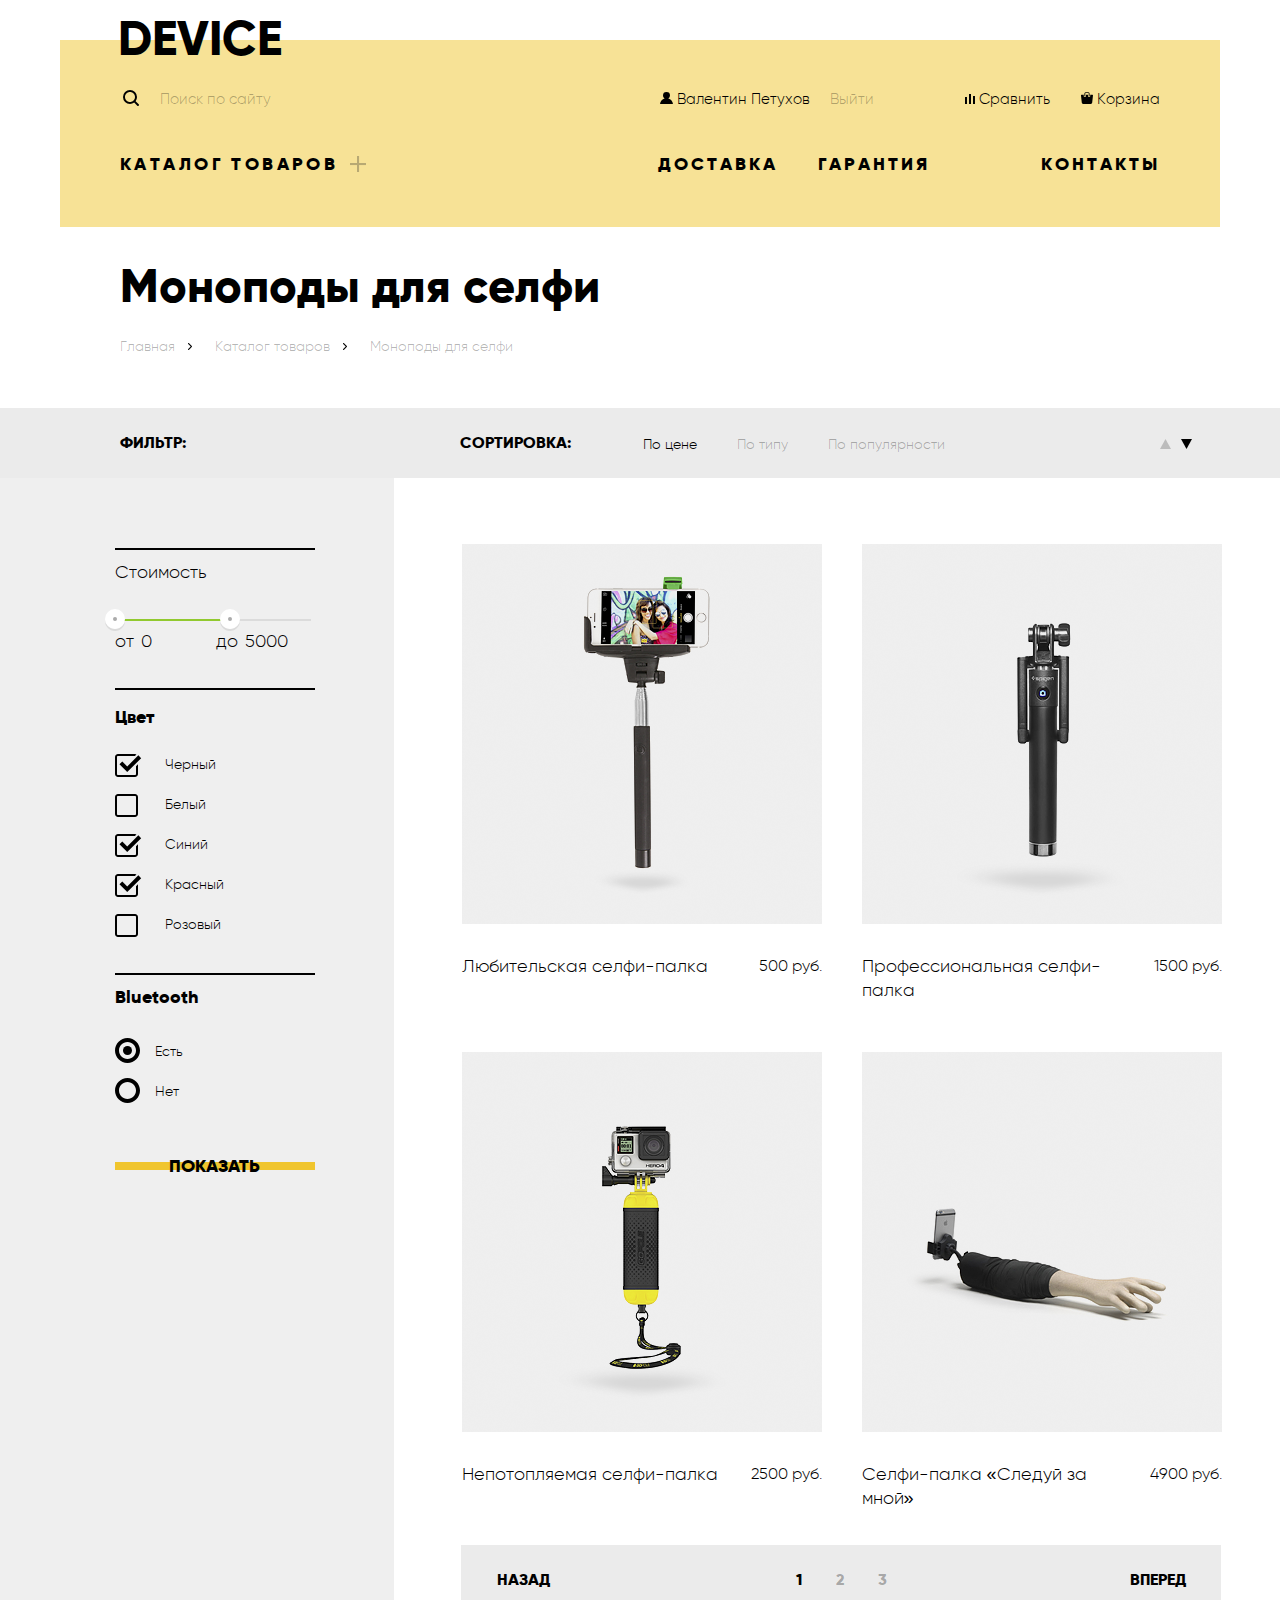
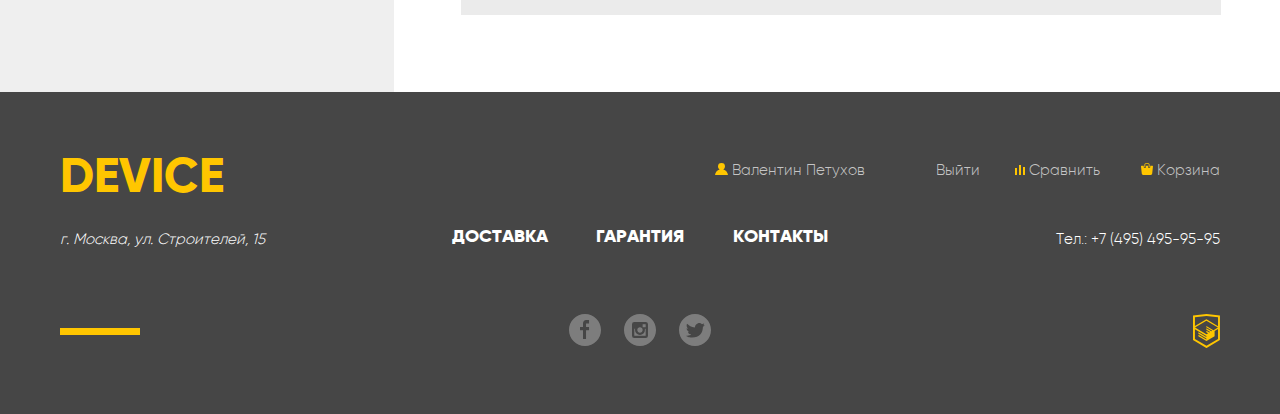
<file: catalog.html>
<!DOCTYPE html>
<html lang="ru">
  <head>
    <meta charset="utf-8">
    <link rel="stylesheet" type="text/css" href="css/min-normalize.css">
    <link rel="stylesheet" type="text/css" href="css/min-styles.css">
    <title>HTML Academy: Device</title>
  </head>
  <body>
    <div class="content">
      <header class="header header-catalog">
        <nav class="navigation">
          <a class="header-logo"  href="index.html" aria-label="На главную">device</a>
          <ul class="site-navigation-menu">
            <li class="header-search">
              <svg xmlns="http://www.w3.org/2000/svg" width="16" height="16">
                <path d="M15.7 14.3l-3.104-3.104A6.979 6.979 0 0 0 14 7a7 7 0 1 0-7 7 6.963 6.963 0 0 0 4.193-1.404L14.3 15.7c.185.184.38.3.7.3a1 1 0 0 0 1-1 .93.93 0 0 0-.3-.7zM2 7c0-2.762 2.238-5 5-5s5 2.238 5 5-2.238 5-5 5-5-2.238-5-5z"/>
              </svg>
              <input type="search" id="site-search" name="search" value="Поиск по сайту" aria-label="Поиск по сайту" tabindex="-1">
              <a href="#" class="header-navigation-search" aria-label="Найти">Найти</a>
            </li>
            <li class="navigation-menu navigation-menu-ligin">
              <a href="#" class="navigation-menu-ico" aria-label="Валентин Петухов">
              <svg xmlns="http://www.w3.org/2000/svg" width="13" height="12">
                <path fill="#272525" d="M.032 12h12.937c-.163-2.643-2.074-4.837-4.671-5.543a3.47 3.47 0 0 0 1.687-2.972 3.485 3.485 0 0 0-6.97 0c0 1.264.68 2.361 1.688 2.972C2.106 7.163.194 9.357.032 12z"/>
              </svg>
              Валентин Петухов
              </a>
            </li>
            <li class="navigation-menu navigation-menu-catalog">
              <a href="#" class="navigation-menu-ico" aria-label="Выйти">
              Выйти
              </a>
            </li>
            <li class="navigation-menu">
              <a href="#" class="navigation-menu-ico" aria-label="Сравнить">
                <svg xmlns="http://www.w3.org/2000/svg" width="10" height="10">
                  <path d="M8 2h1.984v8H8zM0 3h1.984v7H0zM4 0h2v10H4z"/>
                </svg>
                Сравнить
              </a>
            </li>
            <li class="navigation-menu">
              <a href="#" class="navigation-menu-ico" aria-label="Корзина">
                <svg xmlns="http://www.w3.org/2000/svg" width="12" height="12">
                  <path d="M11.864 3.017a.429.429 0 0 0-.327-.154H9.225V4.09c0 .563-.484 1.022-1.08 1.022-.594 0-1.078-.458-1.078-1.022V2.863H4.909V4.09c0 .563-.485 1.022-1.08 1.022-.595 0-1.078-.458-1.078-1.022V2.863H.438a.43.43 0 0 0-.327.154.472.472 0 0 0-.108.358l.776 7.134c.015.806.642 1.455 1.411 1.455h7.595c.77 0 1.396-.649 1.411-1.455l.776-7.134a.476.476 0 0 0-.108-.358z"/><path d="M3.829 4.499c.239 0 .433-.184.433-.409V1.84c0-.632.672-1.022 1.295-1.022h1.079c.655 0 1.078.401 1.078 1.022v2.25c0 .225.194.409.431.409.239 0 .433-.184.433-.409V1.84C8.577.773 7.761 0 6.636 0H5.557c-1.19 0-2.159.826-2.159 1.84v2.25c0 .225.194.409.431.409z"/>
                </svg>
              Корзина
              </a>
            </li>
          </ul>
          <ul class="site-navigation-catalog">
            <li class="navigation-catalog-open"><a href="#" aria-label="Каталог товаров" style="letter-spacing: 0.19em;">Каталог товаров</a>
              <ul class="site-navigation-list">
                <li><a href="#" aria-label="Виртуальная реальность">Виртуальная реальность</a></li>
                <li><a href="catalog.html" aria-label="Моноподы для селфи">Моноподы для селфи</a></li>
                <li><a href="#" aria-label="Экшн-камеры">Экшн-камеры</a></li>
                <li><a href="#" aria-label="Фитнес-браслеты">Фитнес-браслеты</a></li>
                <li><a href="#" aria-label="Умные часы">Умные часы</a></li>
                <li><a href="#" aria-label="Квадрокоптеры">Квадрокоптеры</a></li>
              </ul>
            </li>
            <li class="navigation-catalog-delivery"><a href="#" aria-label="Доставка">Доставка</a></li>
            <li class="navigation-catalog-guarantee"><a href="#" aria-label="Гарантия">Гарантия</a></li>
            <li class="navigation-catalog-contacts"><a href="#" aria-label="Контакты">Контакты</a></li>
          </ul>
        </nav>
      </header>
      <main class="main-catalog">
        <section class="main-navigation">
          <h2>Моноподы для селфи</h2>
          <ul>
            <li><a href="index.html" aria-label="Главная">Главная</a></li>
            <li><a class="main-navigation-link" href="#" aria-label="Каталог товаров">Каталог товаров</a></li>
            <li><a aria-label="Моноподы для селфи">Моноподы для селфи</a></li>
          </ul>
        </section>
        <section class="search-product">
          <h2 class="visually-hidden">Поиск товаров</h2>
          <div class="catalog-product">
            <div class="catalog-product-sorting">
              <h3>Фильтр:</h3>
              <span>Сортировка:</span>
              <ul>
                <li><a class="catalog-product-activ" href="#" aria-label="По цене">По цене</a></li>
                <li><a href="#" aria-label="По типу">По типу</a></li>
                <li><a href="#" aria-label="По популярности">По популярности</a></li>
              </ul>
            </div>
            <ul class="catalog-product-sort">
              <li>
                <a href="#" class="catalog-product-up" aria-label="Стрелки">
                  <svg xmlns="http://www.w3.org/2000/svg" width="11" height="10" viewBox="0 0 11 10">
                    <path fill="#cacaca" d="M5.5 0L0 10h11z"/>
                  </svg>
                </a>
              </li>
              <li>
                <a href="#" class="catalog-product-down" aria-label="Стрелки">
                  <svg xmlns="http://www.w3.org/2000/svg" width="11" height="10" viewBox="0 0 11 10">
                    <path fill="#81b3d2" d="M5.5 10L0 0h11"/>
                  </svg>
                </a>
              </li>
            </ul>
          </div>
            <div class="search-products-conteiner">
              <div class="search-products-conteiners">
                <aside class="search-products">
                  <form class="catalog-search" action="https://echo.htmlacademy.ru" method="post">
                    <div class="search-price">
                      <div class="search-price-conteiner">
                        <div class="search-price-box">
                          <span>Стоимость</span>
                          <div class="search-scroll">
                            <div class="bar">
                              <div class="status-bar"></div>
                            </div>
                            <div class="l-scroll">
                              <svg xmlns="http://www.w3.org/2000/svg" width="20" height="23" viewBox="0 0 20 23">
                                  <path fill="#ABABAB" d="M10 20C4.477 20 0 15.522 0 10v2c0 5.522 4.477 10 10 10 5.522 0 10-4.478 10-10v-2c0 5.522-4.478 10-10 10z" opacity=".3"/>
                                  <circle cx="10" cy="10" r="10" fill="#FFF"/>
                                  <circle cx="10" cy="10" r="2" fill="#ABABAB"/>
                              </svg>
                            </div>
                            <div class="r-scroll">
                              <svg xmlns="http://www.w3.org/2000/svg" width="20" height="23" viewBox="0 0 20 23">
                                  <path fill="#ABABAB" d="M10 20C4.477 20 0 15.522 0 10v2c0 5.522 4.477 10 10 10 5.522 0 10-4.478 10-10v-2c0 5.522-4.478 10-10 10z" opacity=".3"/>
                                  <circle cx="10" cy="10" r="10" fill="#FFF"/>
                                  <circle cx="10" cy="10" r="2" fill="#ABABAB"/>
                              </svg>
                            </div>
                          </div>
                          <span>от <input type="text" name="l-scroll" value="0"></span>
                          <span>до <input type="text" name="r-scroll" value="5000"></span>
                        </div>
                        <div class="search-color">
                          <h2>Цвет</h2>
                          <label for="black" tabindex="0">
                            <input type="checkbox" class="visually-hidden checkbox" name="black" id="black" aria-label="Черный" checked tabindex="-1">
                              <span class="checkbox-item"></span>
                              Черный
                          </label>
                          <label for="white" tabindex="0">
                            <input type="checkbox" class="visually-hidden checkbox" name="white" id="white" aria-label="Белый" tabindex="-1">
                              <span class="checkbox-item"></span>
                              Белый
                          </label>
                          <label for="blue" tabindex="0">
                            <input type="checkbox" class="visually-hidden checkbox" name="blue" id="blue" aria-label="Синий" checked tabindex="-1">
                              <span class="checkbox-item"></span>
                              Синий
                          </label>
                          <label for="red" tabindex="0">
                            <input type="checkbox" class="visually-hidden checkbox" name="red" id="red" aria-label="Красный" checked tabindex="-1">
                              <span class="checkbox-item"></span>
                              Красный
                          </label>
                          <label for="pink" tabindex="0">
                            <input type="checkbox" class="visually-hidden checkbox" name="pink" id="pink" aria-label="Розовый" tabindex="-1">
                              <span class="checkbox-item"></span>
                              Розовый
                          </label>
                        </div>
                        <div class="search-bluetooth">
                          <span>Bluetooth</span>
                          <label for="bluetooth-on">
                            <input type="radio" class="visually-hidden radiobox" id="bluetooth-on" name="bluetooth" value="Есть" checked>
                            <span class="radiobox-item"></span>
                            Есть
                          </label>
                          <label for="bluetooth-off">
                            <input type="radio" class="visually-hidden radiobox" id="bluetooth-off" name="bluetooth" value="Нет">
                            <span class="radiobox-item"></span>
                            Нет
                          </label>
                        </div>
                        <button class="search-btn" type="submit" title="Отправить">Показать</button>
                      </div>
                    </div>
                  </form>
                </aside>
              </div>
              <div class="catalog-goods">
                <div class="catalog-goods-conteiners">
                  <article class="catalog-goods-item">
                    <div class="goods-item-amateur">
                      <h2 class="visually-hidden">Любительская селфи-палка</h2>
                      <div class="goods-item-active">
                        <a href="#" class="item-active-buy">В корзину</a>
                        <a href="#" class="item-active-compare">Добавить к сравнению</a>
                      </div>
                    </div>
                    <a href="#" class="goods-item-name" aria-label="Любительская селфи-палка"><h3>Любительская селфи-палка</h3></a>
                    <span>500 руб.</span>
                  </article>
                  <article class="catalog-goods-item">
                    <div class="goods-item-professional">
                      <h2 class="visually-hidden">Профессиональная селфи-палка</h2>
                      <div class="goods-item-active">
                        <a href="#" class="item-active-buy">В корзину</a>
                        <a href="#" class="item-active-compare">Добавить к сравнению</a>
                      </div>
                    </div>
                    <a href="#" class="goods-item-name" aria-label="Профессиональная селфи-палка"><h3>Профессиональная селфи-палка</h3></a>
                    <span>1500 руб.</span>
                  </article>
                  <article class="catalog-goods-item">
                    <div class="goods-item-unsinkable">
                      <h2 class="visually-hidden">Непотопляемая селфи-палка</h2>
                      <div class="goods-item-active">
                        <a href="#" class="item-active-buy">В корзину</a>
                        <a href="#" class="item-active-compare">Добавить к сравнению</a>
                      </div>
                    </div>
                    <a href="#" class="goods-item-name" aria-label="Непотопляемая селфи-палка"><h3>Непотопляемая селфи-палка</h3></a>
                    <span>2500 руб.</span>
                  </article>
                  <article class="catalog-goods-item">
                    <div class="goods-item-follow">
                      <h2 class="visually-hidden">Селфи-палка «Следуй за мной»</h2>
                      <div class="goods-item-active">
                        <a href="#" class="item-active-buy">В корзину</a>
                        <a href="#" class="item-active-compare">Добавить к сравнению</a>
                      </div>
                    </div>
                    <a href="#" class="goods-item-name" aria-label="Селфи-палка «Следуй за мной»"><h3>Селфи-палка «Следуй за мной»</h3></a>
                    <span>4900 руб.</span>
                  </article>

                </div>
                <div class="catalog-footer">
                  <a href="#" aria-label="Назад" class="catalog-footer-backward">Назад</a>
                  <ul class="catalog-footer-number">
                    <li><a href="#" class="catalog-number-activ" aria-label="1">1</a></li>
                    <li><a href="#" aria-label="2">2</a></li>
                    <li><a href="#" aria-label="3">3</a></li>
                  </ul>
                  <a href="#" aria-label="Вперед" class="catalog-footer-forward">Вперед</a>
                </div>
              </div>
          </div>
        </section>
      </main>
      <footer class="footers">
        <div class="footers-head">
          <a class="footers-head-logo" href="index.html" aria-label="logo">device</a>
          <ul class="footers-head-menu">
            <li class="footers-menu-catalog">
              <a class="footers-menu" href="#">
                <svg xmlns="http://www.w3.org/2000/svg" width="13" height="12">
                  <path fill="#272525" d="M.032 12h12.937c-.163-2.643-2.074-4.837-4.671-5.543a3.47 3.47 0 0 0 1.687-2.972 3.485 3.485 0 0 0-6.97 0c0 1.264.68 2.361 1.688 2.972C2.106 7.163.194 9.357.032 12z"/>
                </svg>
                Валентин Петухов
              </a>
            </li>
            <li  class="footers-menu-catalogs">
              <a class="footers-menu" href="#">
                Выйти
              </a>
            </li>
            <li>
              <a class="footers-menu" href="#">
                <svg xmlns="http://www.w3.org/2000/svg" width="10" height="10">
                  <path d="M8 2h1.984v8H8zM0 3h1.984v7H0zM4 0h2v10H4z"/>
                </svg>
                Сравнить
              </a>
            </li>
            <li>
              <a class="footers-menu" href="#">
                <svg xmlns="http://www.w3.org/2000/svg" width="12" height="12">
                  <path d="M11.864 3.017a.429.429 0 0 0-.327-.154H9.225V4.09c0 .563-.484 1.022-1.08 1.022-.594 0-1.078-.458-1.078-1.022V2.863H4.909V4.09c0 .563-.485 1.022-1.08 1.022-.595 0-1.078-.458-1.078-1.022V2.863H.438a.43.43 0 0 0-.327.154.472.472 0 0 0-.108.358l.776 7.134c.015.806.642 1.455 1.411 1.455h7.595c.77 0 1.396-.649 1.411-1.455l.776-7.134a.476.476 0 0 0-.108-.358z"/><path d="M3.829 4.499c.239 0 .433-.184.433-.409V1.84c0-.632.672-1.022 1.295-1.022h1.079c.655 0 1.078.401 1.078 1.022v2.25c0 .225.194.409.431.409.239 0 .433-.184.433-.409V1.84C8.577.773 7.761 0 6.636 0H5.557c-1.19 0-2.159.826-2.159 1.84v2.25c0 .225.194.409.431.409z"/>
                </svg>
                Корзина
              </a>
            </li>
          </ul>
        </div>
        <div class="addres">
          <address>г. Москва, ул. Строителей, 15</address>
          <ul>
            <li><a href="#" aria-label="Доставка">Доставка</a></li>
            <li><a href="#" aria-label="Гарантия">Гарантия</a></li>
            <li><a href="#" aria-label="Контакты">Контакты</a></li>
          </ul>
          <a href="#" class="footers-tel" aria-label="Тел.: +7 (495) 495-95-95">Тел.: +7 (495) 495-95-95</a>
        </div>
        <div class="social">
          <span></span>
          <ul>
            <li>
              <a class="social-button" href="#" aria-label="facebook">
              <h2 class="visually-hidden">Мы в facebook</h2>
                <svg xmlns="http://www.w3.org/2000/svg" width="32" height="32">
                  <path fill="#FFF" d="M16 0C7.164 0 0 7.163 0 16s7.164 16 16 16c8.837 0 16-7.164 16-16S24.837 0 16 0zm4.062 9.455h-3.021v3.444h3.021v3.445h-3.021v8.61H14.02v-8.61H11v-3.445h3.021V9.455c0-1.902 1.353-3.445 3.021-3.445h3.021v3.445z"/>
                </svg>
              </a>
            </li>
            <li>
              <a class="social-button" href="#" aria-label="instagram">
              <h2 class="visually-hidden">Мы в instagram</h2>
                <svg xmlns="http://www.w3.org/2000/svg" width="32" height="32">
                  <g fill="#FFF">
                  <path d="M20.916 16a4.938 4.938 0 1 1-9.877 0c0-.394.051-.773.138-1.14h-.897v6.838h11.396V14.86h-.897c.086.367.137.746.137 1.14z"/>
                  <path d="M15.978 18.659c1.466 0 2.659-1.193 2.659-2.659s-1.193-2.659-2.659-2.659c-1.466 0-2.659 1.193-2.659 2.659s1.192 2.659 2.659 2.659zM18.637 10.302h3.039v3.039h-3.039z"/>
                  <path d="M16 0C7.164 0 0 7.164 0 16c0 8.837 7.164 16 16 16 8.837 0 16-7.163 16-16 0-8.836-7.163-16-16-16zm7.955 21.698a2.285 2.285 0 0 1-2.279 2.279H10.279A2.285 2.285 0 0 1 8 21.698V10.302a2.286 2.286 0 0 1 2.279-2.279h11.396a2.286 2.286 0 0 1 2.279 2.279v11.396z"/></g>
                </svg>
              </a>
            </li>
            <li>
              <a class="social-button" href="#" aria-label="twitter">
              <h2 class="visually-hidden">Мы в twitter</h2>
              <svg xmlns="http://www.w3.org/2000/svg" width="32" height="32">
                <path fill="#FFF" d="M16 0C7.164 0 0 7.164 0 16c0 8.837 7.164 16 16 16 8.837 0 16-7.163 16-16 0-8.836-7.163-16-16-16zm7.944 12.809c-.251 6.516-3.463 10.832-10.992 10.702h-.486c-.447 0-4.543-.443-5.344-1.823 2.479.19 4.247-.406 5.12-1.136-1.048-.289-2.923-.461-3.251-2.848.384.104.618.221 1.299.113-1.307-.824-2.758-1.519-2.679-3.643.311.317 1.164.518 1.46.457-.768-.233-2.149-3.244-.974-4.781 1.984 1.79 4.075 3.482 7.804 3.643.227-2.214 1.24-3.699 3.168-4.325 1.84-.479 3.255.26 3.901 1.138.737-.224 1.453-.466 2.193-.685-.004.833-.569 1.463-.935 1.709.747.165 1.423-.475 1.423-.475-.184.963-1.094 1.725-1.707 1.954z"/>
              </svg>
              </a>
            </li>
          </ul>
          <div class="htmlacademy-logo">
            <a href="https://htmlacademy.ru/intensive/htmlcss" class="htmlacademy" aria-label="Академия" title="Html академия">
              <svg xmlns="http://www.w3.org/2000/svg" width="26.943" height="34.09" fill="#ffc600">
                <path d="M13.62.017L13.472 0 0 1.412v24.661l13.473 8.017 13.43-7.99.042-.025V1.412L13.62.017zm11.399 12.11L13.495 5.334l-.001-.104-.087.05-.088-.056v.109L1.925 12.118V3.147l11.548-1.212L25.02 3.147v8.98zm-11.614-5.34L24.923 13.5l-4.479 2.64-7.093-4.221-.014 1.415 5.904 3.513-.86.507-5.03-2.992-.014 1.415 3.827 2.275-.782.523-3.031-1.787-.014 1.413 1.853 1.091-1.8 1.081-11.356-6.751 11.371-6.835zm-11.48 8.34l11.411 6.791.016 1.044-7.942-4.728-.015 1.416 7.979 4.795.018 1.076-7.973-4.74-.013 1.414 8.021 4.822.046.025 8.143-4.872-.011-5.177 3.415-2.036v10.021L13.472 31.85 1.925 24.979v-9.852z"/>
              </svg>
            </a>
          </div>
        </div>
      </footer>
    </div>
  </body>
</html>
</file>
<file: css/min-styles.css>
a,html{color:#000}html,li,ul{margin:0;padding:0}.credit-info p,.delivery-info p,.guarantee-info p,html{font-family:Gilroy,Arial,sans-serif}.footers,.search-color,.site-navigation-list,.site-navigation-list li{-webkit-box-orient:vertical;-webkit-box-direction:normal}.footers,.footers-head,.search-color,.site-navigation-list,.site-navigation-list li{-webkit-box-direction:normal}@font-face{font-family:gilroy;src:url(../fonts/gilroyextrabold.woff2) format('woff2'),url(../fonts/gilroyextrabold.woff) format('woff');font-weight:700;font-style:normal}@font-face{font-family:Gilroy;src:url(../fonts/gilroylight.woff2) format('woff2'),url(../fonts/gilroylight.woff) format('woff');font-weight:400;font-style:normal}input[type=search]::-webkit-search-cancel-button,input[type=search]::-webkit-search-decoration,input[type=search]::-webkit-search-results-button,input[type=search]::-webkit-search-results-decoration{display:none}html{-webkit-font-kerning:none;font-kerning:none;font-size:18px;line-height:24px;font-weight:400;text-transform:uppercase;background-color:#fff;width:100%}a{text-decoration:none}li,ul{list-style-type:none}.visually-hidden{margin:-1px;padding:0;position:absolute;height:1px;width:1px;overflow:hidden;clip:rect(1px 1px 1px 1px);clip:rect(1px,1px,1px,1px);border:0}.center{width:1160px;margin:0 auto}.header-logo{font-size:48px;line-height:48px;font-weight:700;cursor:pointer}.header-navigation-search,.header-search input,.site-navigation-menu a{font-size:15px;line-height:30px;font-weight:400}.header-logo:hover{color:rgba(0,0,0,.6);cursor:pointer}.header-logo:active{color:rgba(0,0,0,.3);cursor:pointer}.site-navigation-menu a{text-transform:capitalize;color:#000}.navigation-menu-ico,.navigation-menu-ico path{color:rgba(0,0,0,1);fill:rgba(0,0,0,1)}.navigation-menu-ico:hover,.navigation-menu-ico:hover path{color:rgba(0,0,0,.6);fill:rgba(0,0,0,.6)}.navigation-menu-ico:active,.navigation-menu-ico:active path{color:rgba(0,0,0,.3);fill:rgba(0,0,0,.3)}.header-search{position:relative}.header-search svg{position:absolute;left:3px;top:14px}.header-search input{background-color:transparent;color:rgba(0,0,0,.3);padding-left:38px;padding-right:100px;border:2px solid #f7e296;width:440px;height:45px}.header-search input:hover{color:rgba(0,0,0,.6)}.header-search input:focus,.header-search input:focus+a{outline:0;color:rgba(0,0,0,.3);border-bottom:2px solid #000;display:inline-block}.header-navigation-search{display:none;position:absolute;text-align:center;border:2px solid rgba(0,0,0,1);background-color:inherit;color:rgba(255,0,0,1);top:0;right:0;padding:5px 14px}.header-search a:active,.header-search input:focus+a:hover{display:inline-block;border:2px solid rgba(0,0,0,1);background-color:rgba(0,0,0,1)}.header-search input:focus+a:hover{color:rgba(255,255,255,1)}.header-search a:active{color:rgba(255,255,255,.3)}.site-navigation-catalog a{font-size:18px;line-height:24px;font-weight:700}.site-navigation-catalog a:hover{color:rgba(0,0,0,.6)}.site-navigation-catalog a:active{color:rgba(0,0,0,.3)}.site-navigation-list a{text-transform:capitalize;font-size:15px;line-height:36px;font-weight:400;letter-spacing:0}.site-navigation-list a:hover{color:rgba(0,0,0,.6)}.main-btn a:active,.site-navigation-list a:active{color:rgba(0,0,0,.3)}.main-ligo h3{text-transform:none;font-size:47px;line-height:56px;font-weight:700}.main-ligo p{text-transform:none;font-size:15px;line-height:30px;font-weight:400}.main-btn a,.main-btn a:active,.main-btn a:hover{padding:10px 44px;font-size:18px;line-height:24px}.main-btn a{font-weight:700;z-index:1;background-image:-webkit-gradient(linear,left top,left bottom,color-stop(40%,#fff),color-stop(40%,#f0c52e),color-stop(60%,#f0c52e),color-stop(60%,#fff));background-image:-webkit-linear-gradient(white 40%,#f0c52e 40%,#f0c52e 60%,#fff 60%);background-image:-o-linear-gradient(white 40%,#f0c52e 40%,#f0c52e 60%,#fff 60%);background-image:linear-gradient(white 40%,#f0c52e 40%,#f0c52e 60%,#fff 60%);letter-spacing:3px}.main-btn a:hover{font-weight:700;background-image:none;background-color:#f0c52e}.main-btn a:active{font-weight:700;background-color:#f0c52e}.main-info li:nth-child(even){font-size:13px;line-height:20px;font-weight:700}.main-info li:nth-child(odd){font-size:36px;line-height:48px}.main-delivery,.main-goods span{font-size:18px;line-height:24px;font-weight:700}.main-goods{width:160px;height:280px}.main-goods-img{width:160px;height:160px;background-color:rgba(240,197,46,.5)}.main-goods span{text-transform:none}.main-goods-img g{fill:rgba(54,54,54,1)}.main-goods-a:hover .main-goods-img,.main-goods-a:hover g{fill:rgba(54,54,54,1);background-color:rgba(240,197,46,1)}.main-goods-a:active g,.main-goods-a:active span{fill:rgba(54,54,54,.3);color:rgba(0,0,0,.3)}.main-delivery{background-image:-webkit-gradient(linear,left top,left bottom,color-stop(26%,transparent),color-stop(26%,#e5e5e5));background-image:-webkit-linear-gradient(transparent 26%,#e5e5e5 26%);background-image:-o-linear-gradient(transparent 26%,#e5e5e5 26%);background-image:linear-gradient(transparent 26%,#e5e5e5 26%)}.delivery-menu ul{padding:0}.delivery-menu li{width:160px;list-style-type:none;padding-top:16px;margin-bottom:8px}.delivery-menu a{display:block;text-align:center;width:160px;background-image:-webkit-gradient(linear,left top,left bottom,color-stop(40%,transparent),color-stop(40%,#f0c52e),color-stop(60%,#f0c52e),color-stop(60%,transparent));background-image:-webkit-linear-gradient(transparent 40%,#f0c52e 40%,#f0c52e 60%,transparent 60%);background-image:-o-linear-gradient(transparent 40%,#f0c52e 40%,#f0c52e 60%,transparent 60%);background-image:linear-gradient(transparent 40%,#f0c52e 40%,#f0c52e 60%,transparent 60%);padding-top:9px;padding-bottom:7px;cursor:pointer}.delivery-menu a:hover{width:160px;background-color:#f0c52e;background-image:none}.delivery-menu a:active,a.delivery-menu-active,a.delivery-menu-active:active,a.delivery-menu-active:hover{color:#f0c52e;background-color:#000;width:160px;padding-right:120px;background-image:none;padding-top:9px;padding-bottom:7px}.credit-info h3,.delivery-info h3,.guarantee-info h3{text-transform:none;font-size:47px;line-height:48px;font-weight:700}.credit-info p,.delivery-info p,.guarantee-info p{font-weight:400;text-transform:none;font-size:15px;line-height:30px}.manufacturer-item{width:260px;height:100px;display:inline-block}.catalog-footer,.search-color{display:-webkit-box;display:-ms-flexbox}.manufacturer-item:nth-child(2){background:url(../img/logo/logo-1.png)}.manufacturer-item:nth-child(3){background:url(../img/logo/logo-2.png)}.manufacturer-item:nth-child(4){background:url(../img/logo/logo-3.png)}.manufacturer-item:nth-child(5){background:url(../img/logo/logo-4.png)}.manufacturer-item:nth-child(2):hover{background:url(../img/logo/logo-11.png)}.manufacturer-item:nth-child(3):hover{background:url(../img/logo/logo-22.png)}.manufacturer-item:nth-child(4):hover{background:url(../img/logo/logo-33.png)}.manufacturer-item:nth-child(5):hover{background:url(../img/logo/logo-44.png)}.contact h2{text-transform:none;font-size:47px;line-height:48px;font-weight:700}.contact p{text-transform:none;font-size:15px;line-height:30px;font-weight:400}.contact li{text-transform:none;font-size:16px;line-height:40px;font-weight:700}.contact a:not(.main-maps),.popap button,.popap label{font-size:18px;line-height:24px;font-weight:700}.contact a:not(.main-maps){border:none;background-image:-webkit-gradient(linear,left top,left bottom,color-stop(40%,transparent),color-stop(40%,#f0c52e),color-stop(60%,#f0c52e),color-stop(60%,transparent));background-image:-webkit-linear-gradient(transparent 40%,#f0c52e 40%,#f0c52e 60%,transparent 60%);background-image:-o-linear-gradient(transparent 40%,#f0c52e 40%,#f0c52e 60%,transparent 60%);background-image:linear-gradient(transparent 40%,#f0c52e 40%,#f0c52e 60%,transparent 60%);cursor:pointer;padding:9px 20px 7px}.contact a:not(.main-maps):hover{border:none;background-image:none;padding:9px 20px 7px;background-color:#f0c52e}.contact a:not(.main-maps):active{border:none;background-image:none;padding:9px 20px 7px;background-color:#000;color:#f0c52e}.popap-close path{fill:rgba(240,197,46,.5)}.popap-close:hover path{fill:rgba(240,197,46,1)}.popap-close:active path{fill:rgba(240,197,46,.3)}.popap input{padding-left:20px;padding-right:20px;width:320px;height:50px;outline:0;font-size:inherit;line-height:inherit;font-weight:inherit;border:2px solid #f2f2f2;background-color:#f2f2f2}.popap input:hover{border:2px solid #eaeaea;background-color:#eaeaea}.popap input:focus{border:2px solid rgba(240,197,46,.5);background-color:inherit}.popap input:invalid{border:2px solid rgba(237,181,181,.5);background-color:rgba(237,181,181,.5)}.popap textarea{width:760px;height:156px;font-size:18px;outline:0;line-height:24px;font-weight:400;border:2px solid #f2f2f2;background-color:#f2f2f2}.popap textarea:hover{border:2px solid #eaeaea;background-color:#eaeaea}.popap textarea:focus{border:2px solid rgba(240,197,46,.5);background-color:inherit}.popap button{border:none;background-image:-webkit-gradient(linear,left top,left bottom,color-stop(40%,#fff),color-stop(40%,#f0c52e),color-stop(60%,#f0c52e),color-stop(60%,#fff));background-image:-webkit-linear-gradient(white 40%,#f0c52e 40%,#f0c52e 60%,#fff 60%);background-image:-o-linear-gradient(white 40%,#f0c52e 40%,#f0c52e 60%,#fff 60%);background-image:linear-gradient(white 40%,#f0c52e 40%,#f0c52e 60%,#fff 60%);padding:0 20px}.popap button:hover{border:none;background:#f0c52e}.popap button:active{border:none;background:#000;color:#f0c52e}.footers{background-color:#464646}.footers-head-logo{color:rgba(255,198,0,1);font-size:48px;line-height:48px;font-weight:700}.footers-head-logo:hover{color:rgba(255,198,0,.6)}.footers-head-logo:active{color:rgba(255,198,0,.3)}.footers-head-menu a,.footers-head-menu path{color:rgba(255,255,255,.7);text-transform:none;font-size:15px;line-height:36px;font-weight:400;fill:rgba(255,198,0,1)}.footers-menu:hover,.footers-menu:hover path{color:rgba(255,255,255,1);fill:rgba(255,198,0,.6)}.footers-menu:active,.footers-menu:active path{color:rgba(255,255,255,.3);fill:rgba(255,198,0,.3)}.addres address{color:#fff;text-transform:none;font-size:15px;line-height:30px;font-weight:400}.addres a{color:rgba(255,255,255,1);font-size:18px;line-height:24px;font-weight:700}.addres a:hover{color:rgba(255,255,255,.6)}.addres a:active{color:rgba(255,255,255,.3)}a.footers-tel{color:rgba(255,255,255,1);text-transform:none;font-size:15px;line-height:30px;font-weight:400}.social-button,.social-button g,.social-button path{fill:rgba(255,255,255,.3)}.social-button:hover,.social-button:hover g,.social-button:hover path{fill:rgba(255,255,255,.6)}.social-button:active,.social-button:active g,.social-button:active path{fill:rgba(255,255,255,.1)}.htmlacademy svg{fill:rgba(255,198,0,1)}.htmlacademy:hover svg{fill:rgba(255,198,0,.6)}.htmlacademy:active svg{fill:rgba(255,198,0,.3)}.main-navigation h2{font-size:47px;line-height:48px;font-weight:700;text-transform:none}.main-navigation a{font-size:14px;line-height:24px;font-weight:400;text-transform:none;color:rgba(0,0,0,.3)}.catalog-product-sorting h3,.catalog-product-sorting span{font-size:16px;font-weight:700;text-transform:uppercase;line-height:24px}.main-navigation-link:hover{color:rgba(0,0,0,.6)}.main-navigation-link:active{color:rgba(0,0,0,.1)}.catalog-product-sorting h3{margin:auto 18px auto 60px;width:250px}.search-bluetooth,.search-color,.search-price-box{border-top:2px solid #000}.search-price-box{font-size:18px;line-height:24px;font-weight:400;text-transform:none}.search-scroll span{font-size:14px;line-height:24px;font-weight:700;color:rgba(0,0,0,.2)}.search-color{font-size:14px;line-height:40px;font-weight:400;text-transform:none;display:flex;-ms-flex-direction:column;flex-direction:column;min-height:283px}.search-bluetooth span,.search-color h2{font-size:18px;line-height:24px;font-weight:700;text-transform:none}.catalog-goods h3,.catalog-goods span,.catalog-product-sorting a,.search-bluetooth label{font-weight:400;text-transform:none}.search-color label{position:relative;padding-left:50px}.checkbox+.checkbox-item,.checkbox:checked+.checkbox-item{position:absolute;background-repeat:no-repeat;width:27px;height:23px;left:0;top:0;cursor:pointer}.search-color span{margin-top:10px}.checkbox+.checkbox-item{background-image:url(../img/checkbox-off.svg)}.checkbox:checked+.checkbox-item{background-image:url(../img/checkbox-on.svg)}.checkbox:checked:hover+.checkbox-item,.checkbox:hover+.checkbox-item{opacity:.6}.checkbox:active+.checkbox-item,.checkbox:checked:active+.checkbox-item{opacity:1}.checkbox:checked:disabled+.checkbox-item,.checkbox:disabled+.checkbox-item{opacity:.25}.search-bluetooth label{position:relative;padding-left:40px;font-size:14px;line-height:40px}.radiobox+.radiobox-item,.radiobox:checked+.radiobox-item{position:absolute;background-repeat:no-repeat;width:27px;height:27px;left:0;top:7px;cursor:pointer}.radiobox+.radiobox-item{background-image:url(../img/radio-off.svg)}.radiobox:checked+.radiobox-item{background-image:url(../img/radio-on.svg)}.content,.header{position:relative}.radiobox:checked:hover+.radiobox-item,.radiobox:hover+.radiobox-item{opacity:.6}.radiobox:active+.radiobox-item,.radiobox:checked:active+.radiobox-item,.radiobox:checked:disabled+.radiobox-item,.radiobox:disabled+.radiobox-item{opacity:1}.catalog-product-sorting a{font-size:14px;line-height:18px;color:rgba(0,0,0,.3)}.catalog-product-sorting a:hover{color:rgba(0,0,0,.6)}.catalog-product-sorting a:active,a.catalog-product-activ{color:rgba(0,0,0,1)}.catalog-goods h3{font-size:18px;line-height:24px}.catalog-goods span{font-size:16px;line-height:24px}.goods-item-amateur{background:url(../img/item-1.png) no-repeat;height:380px}.goods-item-professional{background:url(../img/item-2.png) no-repeat;width:360px;height:380px}.goods-item-unsinkable{background:url(../img/item-3.png) no-repeat;width:360px;height:380px}.goods-item-follow{background:url(../img/item-4.png) no-repeat;width:360px;height:380px}.goods-item-active{display:none;text-align:center;width:360px;height:380px;background-color:rgba(238,238,238,.7)}.item-active-buy:active,.item-active-buy:hover{background-color:#f0c52e}.item-active-buy{display:inline-block;margin-top:180px;font-size:18px;line-height:24px;font-weight:700;text-transform:uppercase;background-image:-webkit-gradient(linear,left top,left bottom,color-stop(40%,transparent),color-stop(40%,#f0c52e),color-stop(60%,#f0c52e),color-stop(60%,transparent));background-image:-webkit-linear-gradient(transparent 40%,#f0c52e 40%,#f0c52e 60%,transparent 60%);background-image:-o-linear-gradient(transparent 40%,#f0c52e 40%,#f0c52e 60%,transparent 60%);background-image:linear-gradient(transparent 40%,#f0c52e 40%,#f0c52e 60%,transparent 60%);width:200px}.item-active-buy:active{color:rgba(0,0,0,.3)}.catalog-footer,.catalog-footer-backward:hover,.catalog-footer-forward:hover{background-color:rgba(0,0,0,.08)}.goods-item-amateur:hover .goods-item-active,.goods-item-follow:hover .goods-item-active,.goods-item-professional:hover .goods-item-active,.goods-item-unsinkable:hover .goods-item-active{display:block}.item-active-compare{font-size:13px;line-height:36px;font-weight:400;text-transform:none;display:block;color:rgba(0,0,0,.5)}.item-active-compare:hover{color:rgba(0,0,0,1)}.item-active-compare:active{color:rgba(0,0,0,.2)}.catalog-footer{text-align:center;display:flex;-webkit-box-pack:justify;-ms-flex-pack:justify;justify-content:space-between;-webkit-box-align:center;-ms-flex-align:center;align-items:center;width:760px;margin:-5px 0 77px 67px}.catalog-footer a,.catalog-footer ul{display:-webkit-box;display:-ms-flexbox}.catalog-footer a{display:flex;width:126px;-webkit-box-pack:center;-ms-flex-pack:center;justify-content:center;font-size:16px;line-height:24px;font-weight:700;padding:23px 0}.catalog-footer ul{display:flex}.catalog-footer li{list-style-type:none;margin:0;padding:0}.catalog-footer-number a{width:42px;color:rgba(0,0,0,.3)}.catalog-footer-number a:hover{color:rgba(0,0,0,.6)}.catalog-footer-number a:active,a.catalog-number-activ,a.catalog-number-activ:hover{color:rgba(0,0,0,1)}.catalog-footer-backward{margin-right:auto}.catalog-footer-forward{margin-left:auto}.catalog-footer-backward:active,.catalog-footer-forward:active{background-color:rgba(0,0,0,.08);color:rgba(0,0,0,.3)}.content{margin:40px auto 0}.header{background-color:#f7e296;min-height:300px;width:1040px;margin:0 auto;padding:0 60px}.header-catalog{min-height:187px}.header-logo{position:absolute;left:58px;top:-25px}.site-navigation-menu{display:-webkit-box;display:-ms-flexbox;display:flex;-ms-flex-wrap:wrap;flex-wrap:wrap;-webkit-box-pack:justify;-ms-flex-pack:justify;justify-content:space-between;padding-top:36px}.navigation-menu{padding-top:8px;width:110px;text-align:right}.navigation-menu-ligin{text-align:left;margin-left:100px;width:150px;margin-right:auto}.navigation-menu-catalog{text-align:left}.navigation-menu-catalog a{color:rgba(0,0,0,.3)}.site-navigation-catalog{margin-top:31px;display:-webkit-box;display:-ms-flexbox;display:flex;-ms-flex-wrap:wrap;flex-wrap:wrap;-webkit-box-pack:justify;-ms-flex-pack:justify;justify-content:space-between;letter-spacing:3px;position:relative}.site-navigation-catalog:before{position:absolute;content:"";background-image:url(../img/plus.png);background-repeat:no-repeat;width:16px;height:16px;top:4px;left:230px}.navigation-catalog-delivery{margin-left:auto;width:160px}.navigation-catalog-guarantee{width:160px;margin-right:22px}.navigation-catalog-contacts{text-align:right;width:160px}.main-goods,.main-info{text-align:left}.site-navigation-list{-ms-flex-direction:column;flex-direction:column;-ms-flex-wrap:wrap;flex-wrap:wrap;height:120px;margin-top:20px}.site-navigation-list li{margin-right:40px;width:250px;display:-webkit-box;display:-ms-flexbox;display:flex;-ms-flex-direction:column;flex-direction:column;-webkit-box-pack:start;-ms-flex-pack:start;justify-content:flex-start}.site-navigation-list li:nth-child(3){height:50px}.site-navigation-list li:nth-child(5){height:80px}.navigation-catalog-open a{position:relative}.site-navigation-list{position:absolute;z-index:10;background-color:#f7e296;width:1040px;min-height:138px;left:-60px;top:0;padding:30px 60px 0;display:none}.navigation-catalog-open:hover>.site-navigation-list{display:-webkit-box;display:-ms-flexbox;display:flex;z-index:100}.main-sidebar{position:relative;width:1160px;margin:0 auto;z-index:0}.main-photo img{position:absolute;left:90px;top:-111px;z-index:1}.main-intro{min-height:400px;margin-bottom:40px;width:1160px}.main-content{position:absolute;width:560px;margin-left:600px;top:-79px;z-index:1px}.main-ligo{min-height:192px}.main-ligo h3{position:-webkit-sticky;position:sticky;width:550px;margin-bottom:0}.main-ligo p{width:500px;margin-top:20px;margin-bottom:50px}.main-info{margin-top:56px;display:-webkit-box;display:-ms-flexbox;display:flex;text-transform:none}.main-info ul{padding:0}.main-info ul:nth-child(1){width:160px}.main-info ul:nth-child(2){width:140px}.main-info ul:nth-child(3){width:160px}.main-info li:nth-child(odd){margin-bottom:8px}.main-photo-quadrocopter img{left:40px;top:-65px}.main-content-one:before,.main-content-three:before,.main-content-two:before{font-size:181px;line-height:127px;width:232px;height:129px;top:-18px;right:0;color:#fff;z-index:-1;position:absolute;font-weight:700}.main-content-one:before{content:"01"}.main-content-two:before{content:"02"}.main-content-three:before{display:block;content:"03"}.main-check{position:absolute;width:120px;right:46px;top:210px}.main-check span{display:inline-block;width:8px;height:8px;cursor:pointer;-webkit-box-shadow:0 0 2px 0 rgba(0,0,0,.8);box-shadow:0 0 2px 0 rgba(0,0,0,.8);border-radius:50%;border:2px solid #000;background-color:transparent;margin:0 8px}.checkbt{display:block;width:6px;height:6px;background-color:#000;border-radius:50%;margin:1px}.main-ico{display:block;display:-webkit-box;display:-ms-flexbox;display:flex;-webkit-box-pack:justify;-ms-flex-pack:justify;justify-content:space-between;-ms-flex-wrap:wrap;flex-wrap:wrap;width:1160px;min-height:322px;margin:40px auto}.main-delivery,.manufacturer{display:-webkit-box;display:-ms-flexbox}.main-goods-img{text-align:center;margin-top:40px;margin-bottom:34px}.main-goods-img svg{margin-top:42px}.main-delivery{margin:0 auto;display:flex;-webkit-box-pack:center;-ms-flex-pack:center;justify-content:center;min-height:288px}.delivery-menu{width:277px;height:255px;border-right:7px solid #000;padding-top:64px;margin-bottom:69px}.delivery-menu-item{width:860px}.main-credit,.main-deliverys,.main-guarantee{position:relative;margin-left:118px;margin-top:74px}.main-credit h3,.main-credit p,.main-deliverys h3,.main-deliverys p,.main-guarantee h3,.main-guarantee p{width:450px}.main-credit p,.main-deliverys p,.main-guarantee p{margin-top:-14px;margin-bottom:10px}.main-credit img,.main-deliverys img,.main-guarantee img{right:67px;top:60px}.credit-img,.delivery-img,.guarantee-img{position:absolute;top:12px;right:52px}.contact-about:before,.contacts:before{height:7px;background-color:#000;left:0;top:0;content:""}.manufacturer{width:1160px;margin:93px auto 92px;display:flex;-webkit-box-pack:justify;-ms-flex-pack:justify;justify-content:space-between}.contact{display:-webkit-box;display:-ms-flexbox;display:flex;min-height:660px;width:1160px;margin:0 auto}.contact-about{position:relative;width:560px}.contact-about:before{position:absolute;width:80px}.contacts{position:relative;margin-left:auto;width:560px}.contacts:before{position:absolute;width:80px}.map,.popap{background-color:#fff;left:50%}.contact h2{margin-top:50px;margin-bottom:46px;min-width:300px;margin-right:50px}.contact-about p{width:480px;margin:30px 0}.contact-about ul{margin-top:70px;margin-bottom:62px;margin-left:33px}.contacts p{width:480px;margin:30px 0}.main-map{margin-top:39px;margin-bottom:71px}.popap{width:960px;height:534px;display:block;position:fixed;-webkit-box-shadow:0 0 10px rgba(0,0,0,.5);box-shadow:0 0 10px rgba(0,0,0,.5);top:50%;margin-left:-480px;margin-top:-267px;z-index:101px}.footers,.popap-write{display:-webkit-box;display:-ms-flexbox}.contact-close,.popap-close{position:absolute;top:22px;right:22px;z-index:55}.popap-write{display:flex;-ms-flex-wrap:wrap;flex-wrap:wrap;width:760px;margin:96px auto 0}.popap-login{width:320px}.popap-email{width:360px;margin-left:auto}.popap-text{width:760px;margin-top:30px;margin-bottom:50px}.map{width:960px;height:560px;display:block;position:fixed;-webkit-box-shadow:0 0 10px rgba(0,0,0,.5);box-shadow:0 0 10px rgba(0,0,0,.5);top:50%;margin-left:-480px;margin-top:-280px;z-index:101px}.map iframe{position:absolute;width:960px;height:559px;z-index:10}.footers{min-height:232px;display:flex;-ms-flex-direction:column;flex-direction:column}.footers-head,.footers-head-menu{display:-webkit-box;display:-ms-flexbox}.footers-head{margin:60px auto 24px;display:flex;-webkit-box-orient:horizontal;-ms-flex-direction:row;flex-direction:row;-webkit-box-pack:justify;-ms-flex-pack:justify;justify-content:space-between;width:1160px}.footers-head-menu{display:flex;-ms-flex-wrap:wrap;flex-wrap:wrap;-webkit-box-pack:end;-ms-flex-pack:end;justify-content:flex-end;width:840px;text-align:right}.addres,.addres ul{display:-webkit-box;display:-ms-flexbox;-webkit-box-orient:horizontal;-webkit-box-direction:normal}.footers-head-menu li{width:120px}li.footers-menu-catalog{width:170px}li.footers-menu-catalogs{width:115px}.addres{margin:0 auto;width:1160px;display:flex;-ms-flex-direction:row;flex-direction:row;-webkit-box-pack:justify;-ms-flex-pack:justify;justify-content:space-between}.addres ul,.social{-ms-flex-wrap:wrap}.addres address{width:220px}.footers-tel{width:220px;text-align:right}.addres ul{display:flex;-ms-flex-direction:row;flex-direction:row;-webkit-box-pack:center;-ms-flex-pack:center;justify-content:center;flex-wrap:wrap;text-align:center;width:560px}.social,.social ul{display:-webkit-box;display:-ms-flexbox}.addres li{width:140px}.social{display:flex;flex-wrap:wrap;-webkit-box-pack:justify;-ms-flex-pack:justify;justify-content:space-between;margin:60px auto;width:1160px}.social span{width:80px;position:relative}.social span:before{position:absolute;content:"";width:80px;height:7px;background-color:#ffc600;left:0;top:14px}.social ul{display:flex;-ms-flex-wrap:wrap;flex-wrap:wrap;-webkit-box-pack:center;-ms-flex-pack:center;justify-content:center;width:960px}.main-navigation,.main-navigation ul{display:-webkit-box;display:-ms-flexbox}.social li{text-align:center;width:55px}.htmlacademy-logo{text-align:right;width:80px}.main-navigation{width:1040px;margin:0 auto;display:flex;-webkit-box-orient:vertical;-webkit-box-direction:normal;-ms-flex-direction:column;flex-direction:column}.main-navigation h2{width:1040px;margin-top:35px;margin-bottom:23px}.main-navigation ul{display:flex}.catalog-product,.search-product{display:-webkit-box;display:-ms-flexbox}.main-navigation li{margin-right:40px;position:relative}.main-navigation li:not(:last-child):after{content:"";width:10px;height:10px;background:url(../img/nav-arrow.png) no-repeat;position:absolute;right:-23px;top:10px}.search-product{display:flex;-ms-flex-wrap:wrap;flex-wrap:wrap;-webkit-box-orient:vertical;-webkit-box-direction:normal;-ms-flex-direction:column;flex-direction:column;margin:0 auto}.catalog-product,.search-products-conteiner{-webkit-box-orient:horizontal;-webkit-box-direction:normal}.catalog-product{display:flex;-ms-flex-direction:row;flex-direction:row;-webkit-box-pack:center;-ms-flex-pack:center;justify-content:center;margin-top:50px;background-color:rgba(0,0,0,.08);height:70px}.catalog-product-sorting{width:1100px}.catalog-product-sort{width:60px;margin:auto 0}.catalog-product ul,.catalog-product-sorting{display:-webkit-box;display:-ms-flexbox;display:flex}.catalog-product-sorting span,.catalog-product-sorting ul{margin:auto 0 auto 72px}.catalog-product-sorting li{margin-right:40px}.search-products{margin-right:69px;margin-left:80px;width:200px}.search-products-conteiner{display:-webkit-box;display:-ms-flexbox;display:flex;-ms-flex-direction:row;flex-direction:row;-webkit-box-pack:center;-ms-flex-pack:center;justify-content:center;background-image:-webkit-gradient(linear,left top,right top,color-stop(50%,#efefef),color-stop(50%,#fff));background-image:-webkit-linear-gradient(left,#efefef 50%,#fff 50%);background-image:-o-linear-gradient(left,#efefef 50%,#fff 50%);background-image:linear-gradient(to right,#efefef 50%,#fff 50%);background-color:#efefef}.catalog-goods,.catalog-goods-conteiners{display:-webkit-box;display:-ms-flexbox;-ms-flex-wrap:wrap}.search-products-conteiners{background-color:#efefef}.catalog-goods{left:10px;display:flex;flex-wrap:wrap;width:852px;background-color:#fff;padding-top:42px;margin-left:10px}.catalog-goods-conteiners{display:flex;flex-wrap:wrap;margin-left:48px;margin-top:14px}.catalog-product-sort li{margin-right:10px}.catalog-product-up path{fill:rgba(0,0,0,.2)}.catalog-product-up path:hover{fill:rgba(0,0,0,.4)}.catalog-product-down path,.catalog-product-up path:active{fill:rgba(0,0,0,1)}.search-price{margin-top:70px}.search-scroll{display:-webkit-box;display:-ms-flexbox;display:flex;-ms-flex-wrap:wrap;flex-wrap:wrap}.search-price-box span:nth-child(1){display:block;width:200px;margin-top:10px;margin-bottom:35px}.search-scroll{width:200px;margin-bottom:8px;position:relative}.l-scroll,.r-scroll{position:absolute;top:-10px}.bar{width:196px;height:2px;background-color:#dbdbdb}.status-bar{width:115px;height:2px;background-color:#91c92f}.l-scroll{left:-10px}.r-scroll{left:105px}.search-price-box input{border:0;background-color:inherit;color:inherit;width:60px;padding-right:10px}.search-price-box{margin-bottom:35px}.search-bluetooth{display:-webkit-box;display:-ms-flexbox;display:flex;-webkit-box-orient:vertical;-webkit-box-direction:normal;-ms-flex-direction:column;flex-direction:column;padding-top:10px;padding-bottom:35px}.catalog-goods article,.control{-webkit-box-orient:horizontal;-webkit-box-direction:normal}.search-bluetooth span{margin-bottom:22px}.search-price button{display:inline-block;font-size:18px;line-height:24px;font-weight:700;text-transform:uppercase;background-color:inherit;background-image:-webkit-gradient(linear,left top,left bottom,color-stop(40%,transparent),color-stop(40%,#f0c52e),color-stop(60%,#f0c52e),color-stop(60%,transparent));background-image:-webkit-linear-gradient(transparent 40%,#f0c52e 40%,#f0c52e 60%,transparent 60%);background-image:-o-linear-gradient(transparent 40%,#f0c52e 40%,#f0c52e 60%,transparent 60%);background-image:linear-gradient(transparent 40%,#f0c52e 40%,#f0c52e 60%,transparent 60%);width:200px;border:none;height:40px}.search-price button:hover{background-color:#f0c52e}.search-price button:active{background-color:#f0c52e;color:rgba(0,0,0,.3)}.catalog-goods article{margin:10px 20px;width:360px;display:-webkit-box;display:-ms-flexbox;display:flex;-ms-flex-wrap:wrap;flex-wrap:wrap;-ms-flex-direction:row;flex-direction:row;-webkit-box-align:start;-ms-flex-align:start;align-items:flex-start;-ms-flex-item-align:start;align-self:flex-start}.goods-item-amateur{width:360px}.goods-item-name{width:260px;margin:30px 0}.catalog-goods h3{margin:0}.catalog-goods-item span{margin-left:auto;text-align:right;margin-top:30px;margin-bottom:30px}.item-active-buy{margin-bottom:30px}.control{display:-webkit-box;display:-ms-flexbox;display:flex;-ms-flex-direction:row;flex-direction:row;-webkit-box-align:center;-ms-flex-align:center;align-items:center;-ms-flex-item-align:center;align-self:center;text-align:center}.control label{text-align:center;width:40px;height:40px;background-color:#000;color:#fff;margin-left:10px;cursor:pointer}.point1:checked+.main-intro{background-color:red}.display{display:none}.display-show{display:block}
</file>
